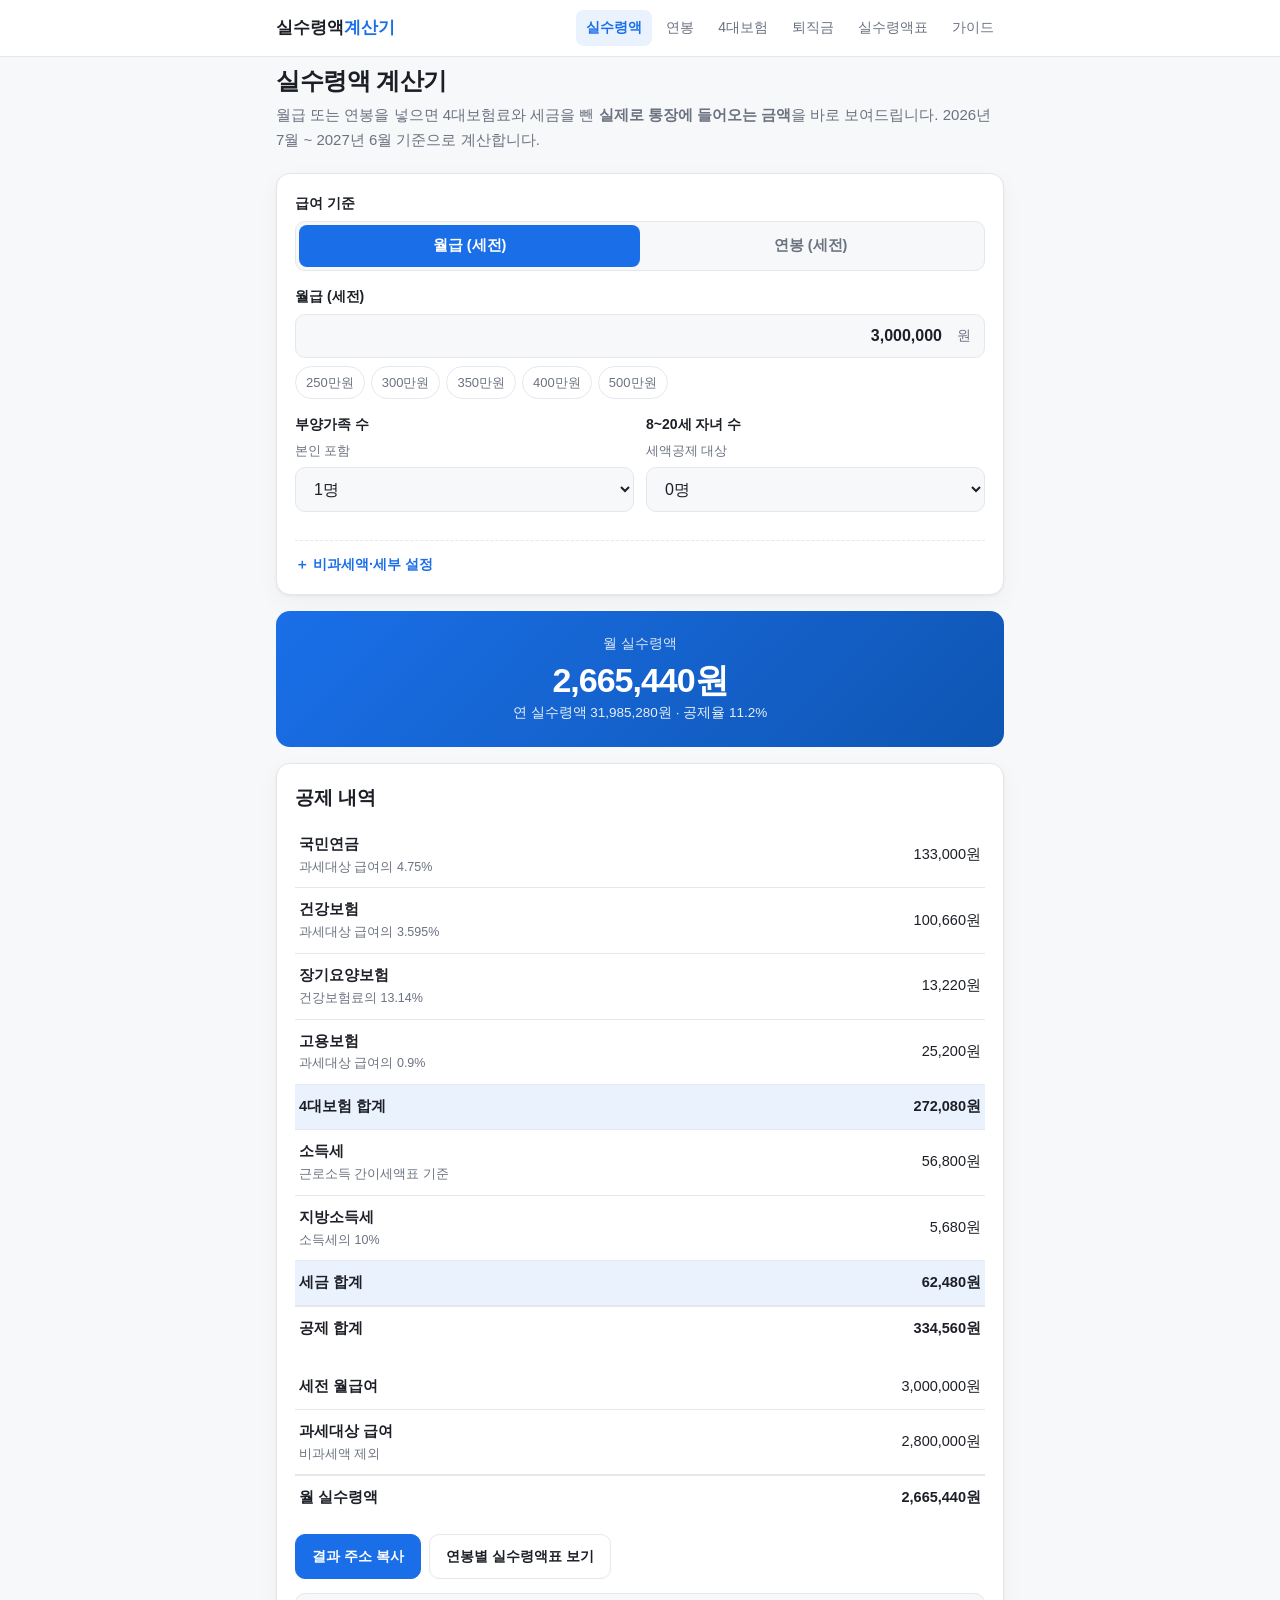
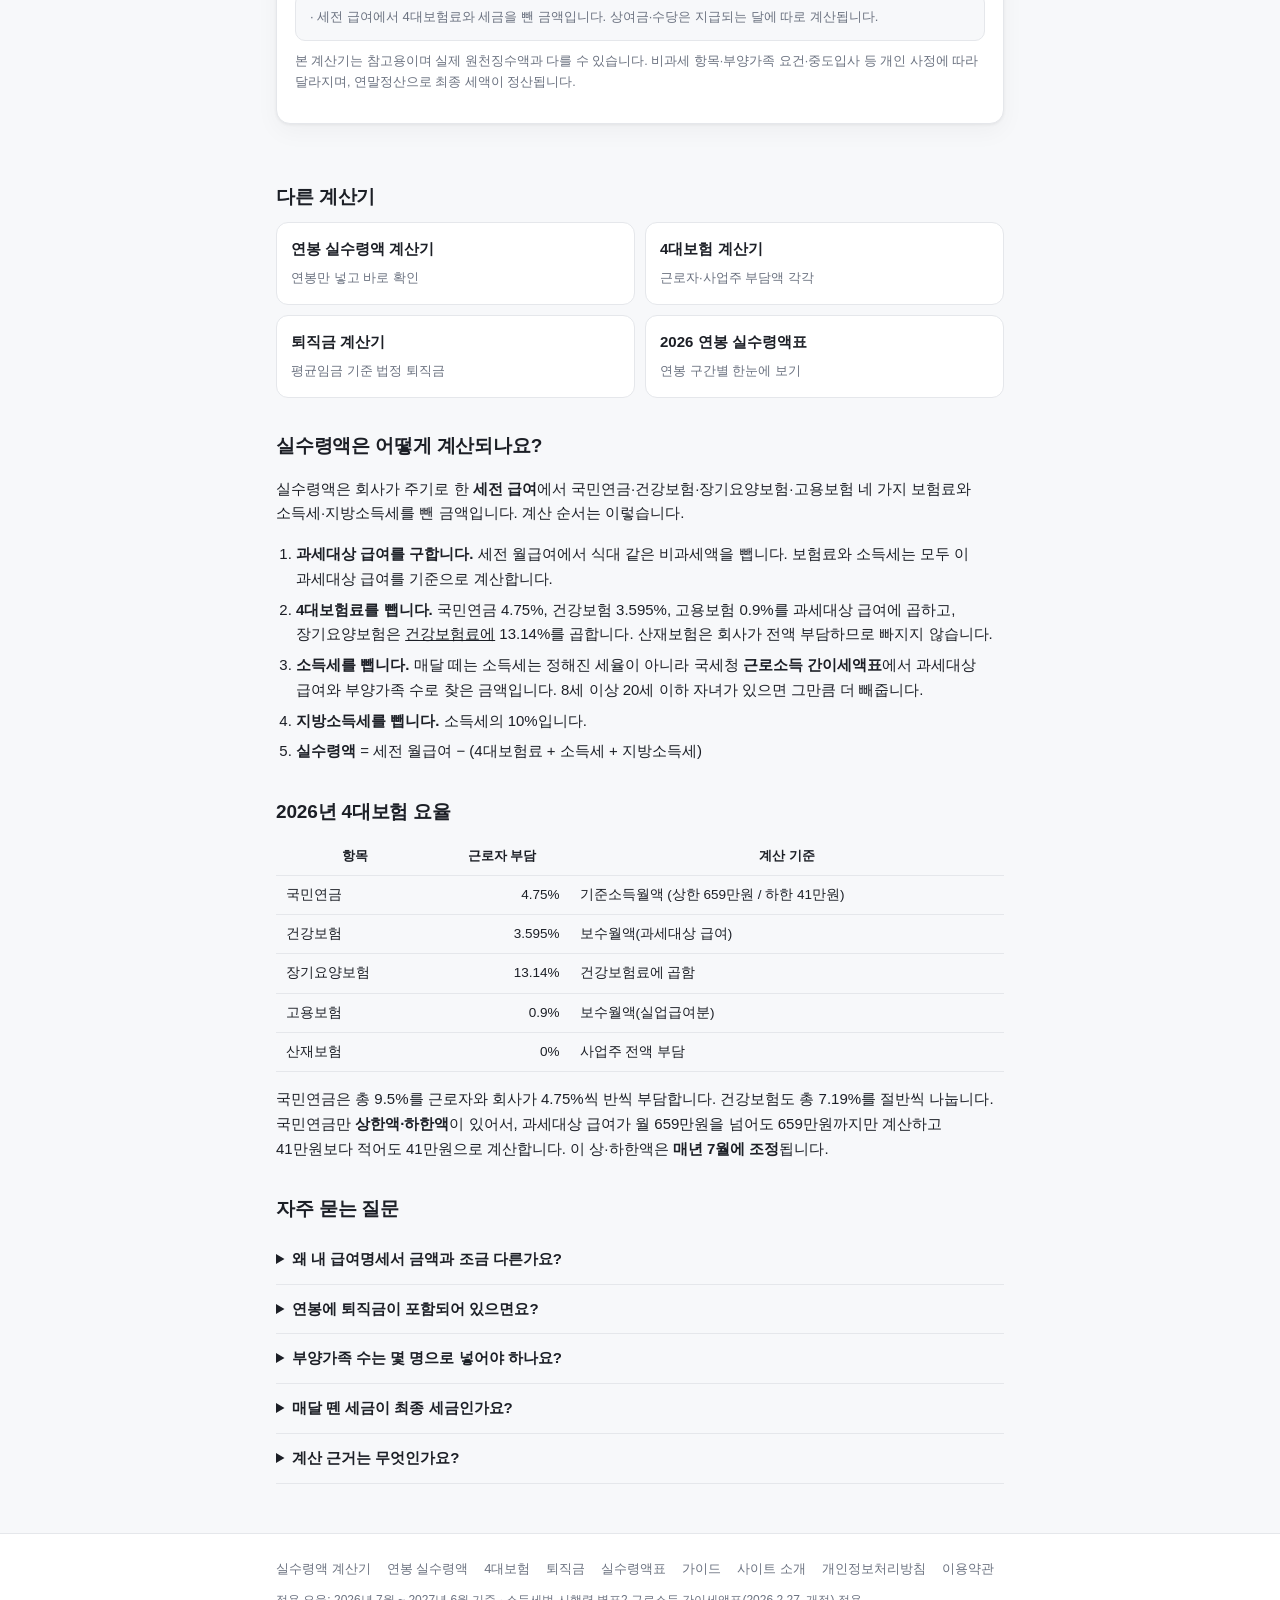
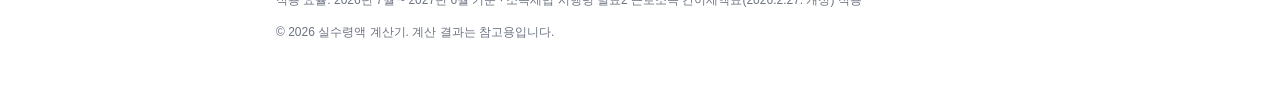
<file: index.html>
<!DOCTYPE html>
<html lang="ko">
<head>
<meta charset="UTF-8">
<meta name="viewport" content="width=device-width, initial-scale=1">
<title>실수령액 계산기 2026 | 월급·연봉 실수령액 바로 계산</title>
<meta name="description" content="2026년 기준 4대보험료와 소득세를 뗀 월급·연봉 실수령액을 바로 계산합니다. 국세청 근로소득 간이세액표 원본을 그대로 적용해 국민연금·건강보험·장기요양·고용보험·소득세·지방소득세 공제 내역까지 보여줍니다.">
<link rel="canonical" href="https://zooline88.github.io/salary/">
<meta property="og:type" content="website">
<meta property="og:title" content="실수령액 계산기 2026 | 월급·연봉 실수령액 바로 계산">
<meta property="og:description" content="2026년 요율과 국세청 간이세액표를 적용한 실수령액 계산기. 공제 항목별 금액까지 한눈에.">
<meta property="og:url" content="https://zooline88.github.io/salary/">
<meta property="og:locale" content="ko_KR">
<meta name="theme-color" content="#1a6fe8">
<link rel="icon" href="data:image/svg+xml,<svg xmlns='http://www.w3.org/2000/svg' viewBox='0 0 100 100'><text y='.9em' font-size='90'>💰</text></svg>">
<link rel="stylesheet" href="assets/css/style.css?v=20260731">
<script async src="https://pagead2.googlesyndication.com/pagead/js/adsbygoogle.js?client=ca-pub-5521043113375613" crossorigin="anonymous"></script>
<script type="application/ld+json">
{
  "@context": "https://schema.org",
  "@type": "WebApplication",
  "name": "실수령액 계산기",
  "url": "https://zooline88.github.io/salary/",
  "applicationCategory": "FinanceApplication",
  "operatingSystem": "All",
  "inLanguage": "ko",
  "description": "2026년 4대보험 요율과 국세청 근로소득 간이세액표를 적용해 월급·연봉의 실수령액을 계산합니다.",
  "offers": { "@type": "Offer", "price": "0", "priceCurrency": "KRW" }
}
</script>
</head>
<body>

<header class="site-head">
  <div class="wrap">
    <a class="brand" href="./">실수령액<span>계산기</span></a>
    <nav class="site-nav">
      <a href="./" aria-current="page">실수령액</a>
      <a href="annual-salary/">연봉</a>
      <a href="four-insurance/">4대보험</a>
      <a href="severance-pay/">퇴직금</a>
      <a href="salary-table/">실수령액표</a>
      <a href="guide/">가이드</a>
    </nav>
  </div>
</header>

<main class="wrap">

  <h1>실수령액 계산기</h1>
  <p class="lead">
    월급 또는 연봉을 넣으면 4대보험료와 세금을 뺀 <b>실제로 통장에 들어오는 금액</b>을 바로 보여드립니다.
    <span class="js-rate-stamp"></span>으로 계산합니다.
  </p>

  <!-- ── 입력 ─────────────────────────────────────── -->
  <section class="card" aria-label="입력">
    <div class="field">
      <span class="label">급여 기준</span>
      <div class="seg">
        <label><input type="radio" name="mode" value="monthly" checked><span>월급 (세전)</span></label>
        <label><input type="radio" name="mode" value="annual"><span>연봉 (세전)</span></label>
      </div>
    </div>

    <div class="field">
      <label for="amount"><span id="amountLabel">월급 (세전)</span></label>
      <div class="money-input">
        <input type="text" id="amount" inputmode="numeric" autocomplete="off" placeholder="0">
        <span class="unit">원</span>
      </div>
      <div class="quick" id="quickBtns"></div>
    </div>

    <div class="grid2">
      <div class="field">
        <label for="family">부양가족 수 <span class="hint">본인 포함</span></label>
        <select id="family"></select>
      </div>
      <div class="field">
        <label for="children">8~20세 자녀 수 <span class="hint">세액공제 대상</span></label>
        <select id="children"></select>
      </div>
    </div>

    <details class="adv" id="advBox">
      <summary>비과세액·세부 설정</summary>
      <div>
        <div class="field">
          <label for="nonTaxable">월 비과세액 <span class="hint">식대는 월 20만원까지 비과세입니다. 차량유지비·육아수당 등이 있으면 합산하세요.</span></label>
          <div class="money-input">
            <input type="text" id="nonTaxable" inputmode="numeric" autocomplete="off" value="200,000">
            <span class="unit">원</span>
          </div>
        </div>

        <div class="field" id="severanceBox" hidden>
          <span class="label">연봉에 퇴직금이</span>
          <div class="seg">
            <label><input type="radio" name="sev" value="0" checked><span>포함 안 됨 (÷12)</span></label>
            <label><input type="radio" name="sev" value="1"><span>포함됨 (÷13)</span></label>
          </div>
        </div>

        <div class="field">
          <label for="taxRatio">원천징수세액 조정비율 <span class="hint">회사에 신청하면 간이세액표의 80% 또는 120%로 뗄 수 있습니다. 보통은 100%입니다.</span></label>
          <select id="taxRatio">
            <option value="0.8">80%</option>
            <option value="1" selected>100% (기본)</option>
            <option value="1.2">120%</option>
          </select>
        </div>
      </div>
    </details>
  </section>

  <!-- ── 결과 ─────────────────────────────────────── -->
  <section aria-label="계산 결과">
    <div class="result-hero">
      <div class="cap">월 실수령액</div>
      <div class="big" id="netMonthly">0원</div>
      <div class="sub" id="netSub">연 실수령액 0원</div>
    </div>

    <div class="card">
      <h2 style="margin-top:0">공제 내역</h2>
      <div id="breakdown"></div>
      <table class="kv" style="margin-top:14px">
        <tbody>
          <tr><th>세전 월급여</th><td class="num" id="grossMonthly">0원</td></tr>
          <tr><th>과세대상 급여 <span class="sub-label">비과세액 제외</span></th><td class="num" id="taxableMonthly">0원</td></tr>
          <tr class="total"><th>월 실수령액</th><td class="num" id="netMonthly2">0원</td></tr>
        </tbody>
      </table>

      <div class="actions">
        <button class="btn primary" id="shareBtn" type="button">결과 주소 복사</button>
        <a class="btn" href="salary-table/">연봉별 실수령액표 보기</a>
      </div>
      <p class="disclaimer" id="shareMsg" aria-live="polite"></p>

      <div class="note" id="calcNote"></div>
      <p class="disclaimer">
        본 계산기는 참고용이며 실제 원천징수액과 다를 수 있습니다.
        비과세 항목·부양가족 요건·중도입사 등 개인 사정에 따라 달라지며,
        연말정산으로 최종 세액이 정산됩니다.
      </p>
    </div>
  </section>

  <!-- 광고 자리 (결과 표 아래) -->
  <div class="ad-slot">
    <!-- 애드센스 광고 단위 코드를 이 자리에 붙여넣으세요 -->
  </div>

  <!-- ── 다른 계산기 ──────────────────────────────── -->
  <h2>다른 계산기</h2>
  <div class="tiles">
    <a class="tile" href="annual-salary/"><b>연봉 실수령액 계산기</b><span>연봉만 넣고 바로 확인</span></a>
    <a class="tile" href="four-insurance/"><b>4대보험 계산기</b><span>근로자·사업주 부담액 각각</span></a>
    <a class="tile" href="severance-pay/"><b>퇴직금 계산기</b><span>평균임금 기준 법정 퇴직금</span></a>
    <a class="tile" href="salary-table/"><b>2026 연봉 실수령액표</b><span>연봉 구간별 한눈에 보기</span></a>
  </div>

  <!-- ── 설명 콘텐츠 ──────────────────────────────── -->
  <section class="prose">
    <h2>실수령액은 어떻게 계산되나요?</h2>
    <p>
      실수령액은 회사가 주기로 한 <b>세전 급여</b>에서 국민연금·건강보험·장기요양보험·고용보험
      네 가지 보험료와 소득세·지방소득세를 뺀 금액입니다. 계산 순서는 이렇습니다.
    </p>
    <ol>
      <li><b>과세대상 급여를 구합니다.</b> 세전 월급여에서 식대 같은 비과세액을 뺍니다.
        보험료와 소득세는 모두 이 과세대상 급여를 기준으로 계산합니다.</li>
      <li><b>4대보험료를 뺍니다.</b> 국민연금 4.75%, 건강보험 3.595%, 고용보험 0.9%를 과세대상 급여에 곱하고,
        장기요양보험은 <u>건강보험료에</u> 13.14%를 곱합니다. 산재보험은 회사가 전액 부담하므로 빠지지 않습니다.</li>
      <li><b>소득세를 뺍니다.</b> 매달 떼는 소득세는 정해진 세율이 아니라 국세청
        <b>근로소득 간이세액표</b>에서 과세대상 급여와 부양가족 수로 찾은 금액입니다.
        8세 이상 20세 이하 자녀가 있으면 그만큼 더 빼줍니다.</li>
      <li><b>지방소득세를 뺍니다.</b> 소득세의 10%입니다.</li>
      <li><b>실수령액</b> = 세전 월급여 − (4대보험료 + 소득세 + 지방소득세)</li>
    </ol>

    <h2>2026년 4대보험 요율</h2>
    <div class="scroll-x">
      <table class="data">
        <thead>
          <tr><th>항목</th><th>근로자 부담</th><th>계산 기준</th></tr>
        </thead>
        <tbody>
          <tr><td>국민연금</td><td class="num">4.75%</td><td>기준소득월액 (상한 659만원 / 하한 41만원)</td></tr>
          <tr><td>건강보험</td><td class="num">3.595%</td><td>보수월액(과세대상 급여)</td></tr>
          <tr><td>장기요양보험</td><td class="num">13.14%</td><td>건강보험료에 곱함</td></tr>
          <tr><td>고용보험</td><td class="num">0.9%</td><td>보수월액(실업급여분)</td></tr>
          <tr><td>산재보험</td><td class="num">0%</td><td>사업주 전액 부담</td></tr>
        </tbody>
      </table>
    </div>
    <p>
      국민연금은 총 9.5%를 근로자와 회사가 4.75%씩 반씩 부담합니다. 건강보험도 총 7.19%를 절반씩 나눕니다.
      국민연금만 <b>상한액·하한액</b>이 있어서, 과세대상 급여가 월 659만원을 넘어도 659만원까지만 계산하고
      41만원보다 적어도 41만원으로 계산합니다. 이 상·하한액은 <b>매년 7월에 조정</b>됩니다.
    </p>

    <h2>자주 묻는 질문</h2>
    <details class="faq">
      <summary>왜 내 급여명세서 금액과 조금 다른가요?</summary>
      <p>
        가장 흔한 이유는 <b>비과세액</b> 차이입니다. 식대 20만원 외에 차량유지비, 육아수당, 연구보조비 등이
        있으면 과세대상 급여가 달라져 보험료와 세금이 모두 바뀝니다. 위 "비과세액·세부 설정"에서
        실제 비과세액을 넣어보세요. 또 건강보험료는 매년 4월 <b>연말정산 정산분</b>이 함께 부과되기도 하고,
        회사가 원천징수세액을 80%·120%로 조정 신청한 경우에도 달라집니다.
      </p>
    </details>
    <details class="faq">
      <summary>연봉에 퇴직금이 포함되어 있으면요?</summary>
      <p>
        연봉에 퇴직금이 포함된 계약(이른바 13분할)이라면 연봉을 12가 아니라 <b>13으로 나눠야</b>
        실제 월급이 됩니다. "비과세액·세부 설정"에서 "포함됨(÷13)"을 선택하세요.
      </p>
    </details>
    <details class="faq">
      <summary>부양가족 수는 몇 명으로 넣어야 하나요?</summary>
      <p>
        <b>본인을 포함한</b> 기본공제 대상자 수입니다. 배우자도 1명으로 셉니다.
        예를 들어 본인·배우자·자녀 1명이면 3명입니다. 다만 소득이 있는 가족은 소득 요건
        (연간 소득금액 100만원 이하, 근로소득만 있으면 총급여 500만원 이하)을 충족해야 합니다.
      </p>
    </details>
    <details class="faq">
      <summary>매달 뗀 세금이 최종 세금인가요?</summary>
      <p>
        아닙니다. 간이세액표로 떼는 금액은 <b>미리 걷는 개산액</b>입니다.
        의료비·교육비·기부금·신용카드 사용액 등은 반영되어 있지 않아서,
        다음 해 <b>연말정산</b>에서 실제 세금을 확정하고 더 냈으면 돌려받고 덜 냈으면 더 냅니다.
      </p>
    </details>
    <details class="faq">
      <summary>계산 근거는 무엇인가요?</summary>
      <p>
        소득세는 <b>소득세법 시행령 [별표 2] 근로소득 간이세액표(2026. 2. 27. 개정)</b> 원본 데이터를
        그대로 넣어 조회합니다. 근사식이 아니라 국세청이 고시한 표 그 자체입니다.
        4대보험 요율은 2026년 기준이며, 요율이 바뀌면 설정 파일만 갱신합니다.
      </p>
    </details>
  </section>

  <!-- 광고 자리 (본문 하단) -->
  <div class="ad-slot">
    <!-- 애드센스 광고 단위 코드를 이 자리에 붙여넣으세요 -->
  </div>

</main>

<footer class="site-foot">
  <div class="wrap">
    <nav>
      <a href="./">실수령액 계산기</a>
      <a href="annual-salary/">연봉 실수령액</a>
      <a href="four-insurance/">4대보험</a>
      <a href="severance-pay/">퇴직금</a>
      <a href="salary-table/">실수령액표</a>
      <a href="guide/">가이드</a>
      <a href="about/">사이트 소개</a>
      <a href="privacy/">개인정보처리방침</a>
      <a href="terms/">이용약관</a>
    </nav>
    <p class="rate-stamp">적용 요율: <span class="js-rate-stamp"></span> · 소득세법 시행령 별표2 근로소득 간이세액표(2026.2.27. 개정) 적용</p>
    <p class="rate-stamp">© <span class="js-year"></span> 실수령액 계산기. 계산 결과는 참고용입니다.</p>
  </div>
</footer>

<script src="assets/js/rates.js?v=20260731"></script>
<script src="assets/data/withholding-2026.js?v=20260731"></script>
<script src="assets/js/calc.js?v=20260731"></script>
<script src="assets/js/ui.js?v=20260731"></script>
<script>
(function () {
  var $ = UI.$;
  var amountEl = $('#amount'), nonTaxEl = $('#nonTaxable');
  var familyEl = $('#family'), childrenEl = $('#children'), taxRatioEl = $('#taxRatio');
  var sevBox = $('#severanceBox'), advBox = $('#advBox');

  // 선택 상자 채우기
  for (var i = 1; i <= 11; i++) {
    familyEl.insertAdjacentHTML('beforeend', '<option value="' + i + '">' + i + '명</option>');
  }
  for (var j = 0; j <= 6; j++) {
    childrenEl.insertAdjacentHTML('beforeend', '<option value="' + j + '">' + j + '명</option>');
  }

  function mode() { return $('input[name="mode"]:checked').value; }
  function sevIncluded() { return $('input[name="sev"]:checked').value === '1'; }

  // 빠른 입력 버튼
  var QUICK = {
    monthly: [2500000, 3000000, 3500000, 4000000, 5000000],
    annual: [30000000, 40000000, 50000000, 60000000, 80000000]
  };
  function renderQuick() {
    var list = QUICK[mode()];
    $('#quickBtns').innerHTML = list.map(function (v) {
      var label = mode() === 'annual' ? (v / 10000000) + '천만' : (v / 10000) + '만';
      return '<button type="button" data-v="' + v + '">' + label + '원</button>';
    }).join('');
  }
  $('#quickBtns').addEventListener('click', function (e) {
    var b = e.target.closest('button[data-v]');
    if (!b) return;
    amountEl.value = Number(b.dataset.v).toLocaleString('ko-KR');
    update();
  });

  function syncMode() {
    var m = mode();
    $('#amountLabel').textContent = m === 'annual' ? '연봉 (세전)' : '월급 (세전)';
    sevBox.hidden = m !== 'annual';
    renderQuick();
  }

  function update() {
    var r = Calc.netSalary({
      mode: mode(),
      amount: Calc.parseWon(amountEl.value),
      severanceIncluded: sevIncluded(),
      nonTaxable: Calc.parseWon(nonTaxEl.value),
      family: Number(familyEl.value),
      children: Number(childrenEl.value),
      taxRatio: Number(taxRatioEl.value)
    });

    $('#netMonthly').textContent = Calc.won(r.monthlyNet) + '원';
    $('#netMonthly2').textContent = Calc.won(r.monthlyNet) + '원';
    $('#netSub').textContent = '연 실수령액 ' + Calc.won(r.annualNet) + '원' +
      (r.monthlyGross > 0 ? ' · 공제율 ' + (r.deductionRate * 100).toFixed(1) + '%' : '');
    $('#grossMonthly').textContent = Calc.won(r.monthlyGross) + '원';
    $('#taxableMonthly').textContent = Calc.won(r.taxable) + '원';
    UI.renderBreakdown($('#breakdown'), r);

    var notes = [];
    if (mode() === 'annual') {
      notes.push('연봉 ' + Calc.won(r.annualGross) + '원 ÷ ' + (sevIncluded() ? '13' : '12') +
        '개월 = 월 ' + Calc.won(r.monthlyGross) + '원으로 계산했습니다.');
    }
    if (r.pensionCapped) {
      notes.push('과세대상 급여가 국민연금 상한액(659만원)을 넘어, 국민연금은 상한액 기준으로 계산했습니다.');
    }
    if (r.children > 0) {
      notes.push('8~20세 자녀 ' + r.children + '명 세액공제 ' +
        Calc.won(Calc.childTaxCredit(r.children)) + '원이 소득세에서 차감되었습니다.');
    }
    if (Number(taxRatioEl.value) !== 1) {
      notes.push('원천징수세액 조정비율 ' + (Number(taxRatioEl.value) * 100) + '%를 적용했습니다.');
    }
    $('#calcNote').innerHTML = notes.length
      ? notes.map(function (n) { return '· ' + n; }).join('<br>')
      : '· 세전 급여에서 4대보험료와 세금을 뺀 금액입니다. 상여금·수당은 지급되는 달에 따로 계산됩니다.';

    UI.writeQuery({
      m: mode(),
      a: Calc.parseWon(amountEl.value) || '',
      n: Calc.parseWon(nonTaxEl.value),
      f: familyEl.value,
      c: childrenEl.value,
      r: taxRatioEl.value !== '1' ? taxRatioEl.value : '',
      s: mode() === 'annual' && sevIncluded() ? '1' : ''
    });
  }

  var debounced = UI.debounce(update, 250);
  UI.attachMoneyInput(amountEl, debounced);
  UI.attachMoneyInput(nonTaxEl, debounced);
  [familyEl, childrenEl, taxRatioEl].forEach(function (el) { el.addEventListener('change', update); });
  UI.$$('input[name="mode"]').forEach(function (el) {
    el.addEventListener('change', function () { syncMode(); update(); });
  });
  UI.$$('input[name="sev"]').forEach(function (el) { el.addEventListener('change', update); });
  UI.attachShare($('#shareBtn'), $('#shareMsg'));

  // 주소창 값으로 복원
  var q = UI.readQuery();
  if (q.m === 'annual') { $('input[name="mode"][value="annual"]').checked = true; }
  syncMode();
  if (q.s === '1') { $('input[name="sev"][value="1"]').checked = true; advBox.open = true; }
  if (q.a) amountEl.value = Number(q.a).toLocaleString('ko-KR');
  else amountEl.value = (3000000).toLocaleString('ko-KR');
  if (q.n !== undefined && q.n !== '') {
    nonTaxEl.value = Number(q.n).toLocaleString('ko-KR');
    if (Number(q.n) !== 200000) advBox.open = true;
  }
  if (q.f) familyEl.value = q.f;
  if (q.c) childrenEl.value = q.c;
  if (q.r) { taxRatioEl.value = q.r; advBox.open = true; }

  update();
})();
</script>
</body>
</html>
</file>
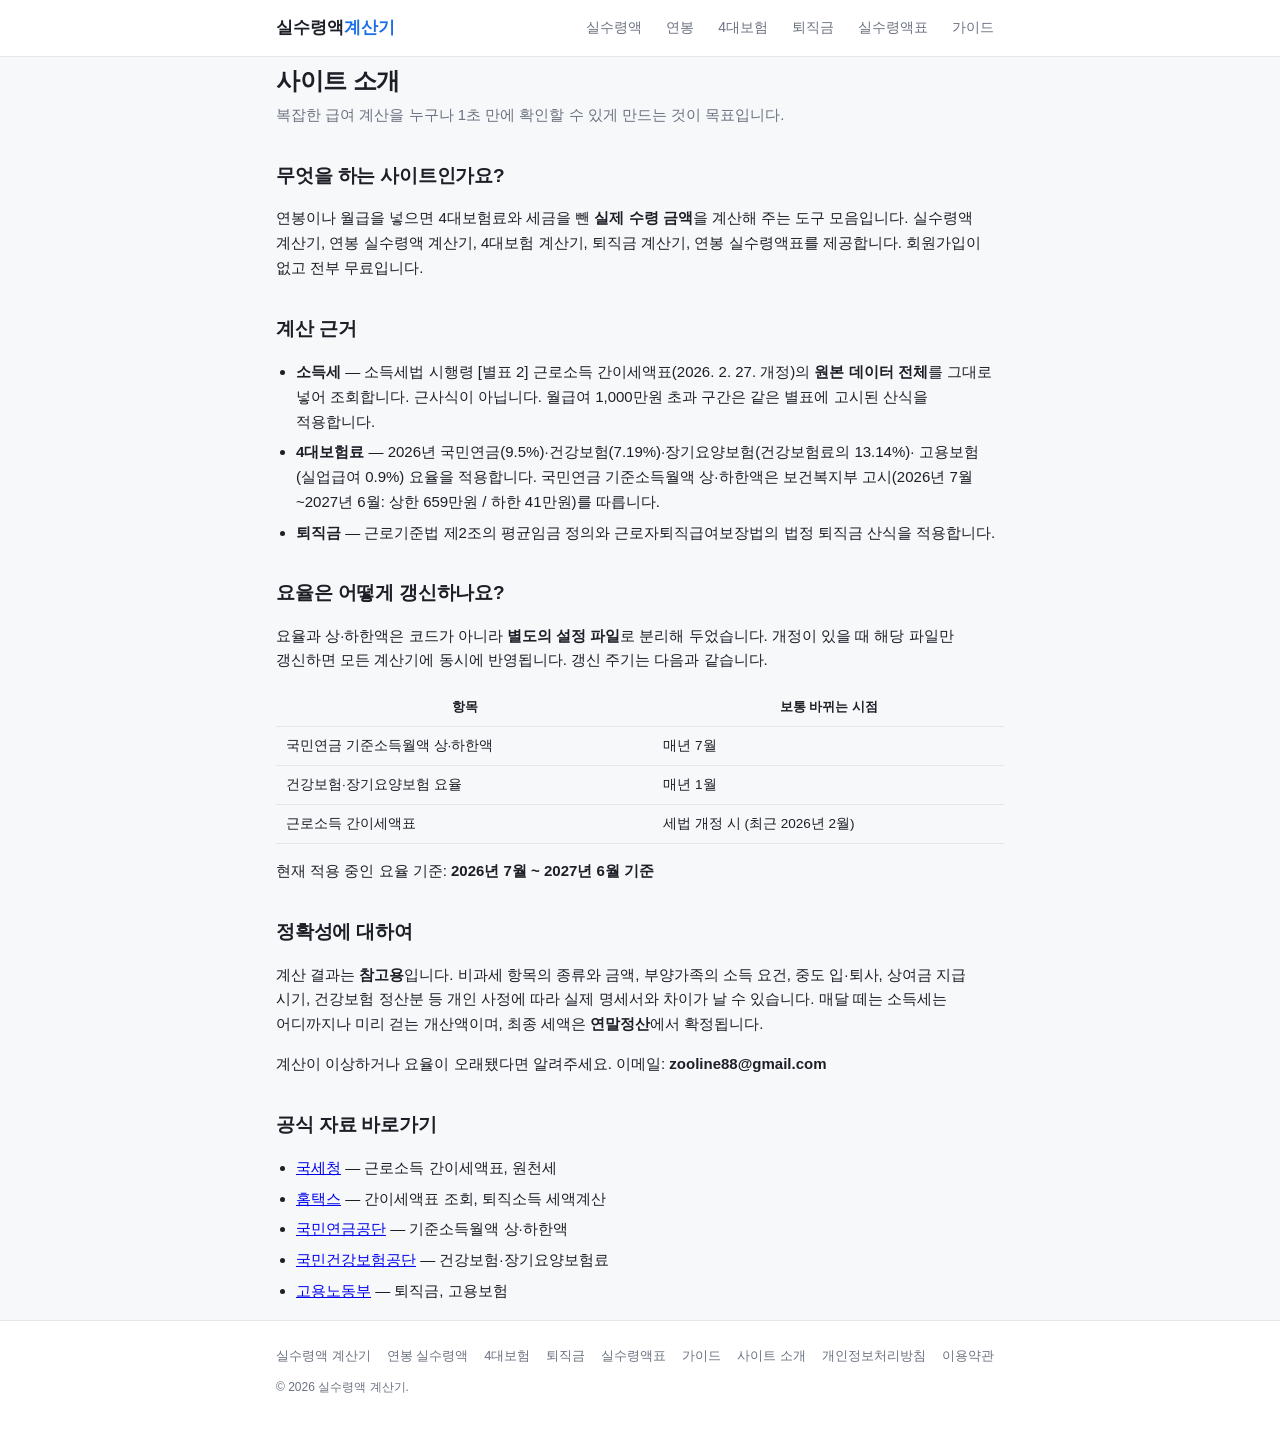
<file: about/index.html>
<!DOCTYPE html>
<html lang="ko">
<head>
<meta charset="UTF-8">
<meta name="viewport" content="width=device-width, initial-scale=1">
<title>사이트 소개 | 실수령액 계산기</title>
<meta name="description" content="실수령액 계산기가 어떤 자료를 근거로 계산하는지, 요율은 어떻게 갱신되는지 소개합니다.">
<link rel="canonical" href="https://zooline88.github.io/salary/about/">
<meta name="theme-color" content="#1a6fe8">
<link rel="icon" href="data:image/svg+xml,<svg xmlns='http://www.w3.org/2000/svg' viewBox='0 0 100 100'><text y='.9em' font-size='90'>💰</text></svg>">
<link rel="stylesheet" href="../assets/css/style.css?v=20260731">
</head>
<body>

<header class="site-head">
  <div class="wrap">
    <a class="brand" href="../">실수령액<span>계산기</span></a>
    <nav class="site-nav">
      <a href="../">실수령액</a>
      <a href="../annual-salary/">연봉</a>
      <a href="../four-insurance/">4대보험</a>
      <a href="../severance-pay/">퇴직금</a>
      <a href="../salary-table/">실수령액표</a>
      <a href="../guide/">가이드</a>
    </nav>
  </div>
</header>

<main class="wrap">
  <article class="prose">
    <h1>사이트 소개</h1>
    <p class="lead">
      복잡한 급여 계산을 누구나 1초 만에 확인할 수 있게 만드는 것이 목표입니다.
    </p>

    <h2>무엇을 하는 사이트인가요?</h2>
    <p>
      연봉이나 월급을 넣으면 4대보험료와 세금을 뺀 <b>실제 수령 금액</b>을 계산해 주는 도구 모음입니다.
      실수령액 계산기, 연봉 실수령액 계산기, 4대보험 계산기, 퇴직금 계산기, 연봉 실수령액표를 제공합니다.
      회원가입이 없고 전부 무료입니다.
    </p>

    <h2>계산 근거</h2>
    <ul>
      <li><b>소득세</b> — 소득세법 시행령 [별표 2] 근로소득 간이세액표(2026. 2. 27. 개정)의
        <b>원본 데이터 전체</b>를 그대로 넣어 조회합니다. 근사식이 아닙니다.
        월급여 1,000만원 초과 구간은 같은 별표에 고시된 산식을 적용합니다.</li>
      <li><b>4대보험료</b> — 2026년 국민연금(9.5%)·건강보험(7.19%)·장기요양보험(건강보험료의 13.14%)·
        고용보험(실업급여 0.9%) 요율을 적용합니다.
        국민연금 기준소득월액 상·하한액은 보건복지부 고시(2026년 7월~2027년 6월: 상한 659만원 / 하한 41만원)를 따릅니다.</li>
      <li><b>퇴직금</b> — 근로기준법 제2조의 평균임금 정의와
        근로자퇴직급여보장법의 법정 퇴직금 산식을 적용합니다.</li>
    </ul>

    <h2>요율은 어떻게 갱신하나요?</h2>
    <p>
      요율과 상·하한액은 코드가 아니라 <b>별도의 설정 파일</b>로 분리해 두었습니다.
      개정이 있을 때 해당 파일만 갱신하면 모든 계산기에 동시에 반영됩니다.
      갱신 주기는 다음과 같습니다.
    </p>
    <div class="scroll-x">
      <table class="data">
        <thead><tr><th>항목</th><th>보통 바뀌는 시점</th></tr></thead>
        <tbody>
          <tr><td>국민연금 기준소득월액 상·하한액</td><td>매년 7월</td></tr>
          <tr><td>건강보험·장기요양보험 요율</td><td>매년 1월</td></tr>
          <tr><td>근로소득 간이세액표</td><td>세법 개정 시 (최근 2026년 2월)</td></tr>
        </tbody>
      </table>
    </div>
    <p>현재 적용 중인 요율 기준: <b class="js-rate-stamp"></b></p>

    <h2>정확성에 대하여</h2>
    <p>
      계산 결과는 <b>참고용</b>입니다. 비과세 항목의 종류와 금액, 부양가족의 소득 요건,
      중도 입·퇴사, 상여금 지급 시기, 건강보험 정산분 등 개인 사정에 따라
      실제 명세서와 차이가 날 수 있습니다.
      매달 떼는 소득세는 어디까지나 미리 걷는 개산액이며, 최종 세액은 <b>연말정산</b>에서 확정됩니다.
    </p>
    <p>
      계산이 이상하거나 요율이 오래됐다면 알려주세요.
      이메일: <b>zooline88@gmail.com</b>
    </p>

    <h2>공식 자료 바로가기</h2>
    <ul>
      <li><a href="https://www.nts.go.kr/" target="_blank" rel="noopener">국세청</a> — 근로소득 간이세액표, 원천세</li>
      <li><a href="https://www.hometax.go.kr/" target="_blank" rel="noopener">홈택스</a> — 간이세액표 조회, 퇴직소득 세액계산</li>
      <li><a href="https://www.nps.or.kr/" target="_blank" rel="noopener">국민연금공단</a> — 기준소득월액 상·하한액</li>
      <li><a href="https://www.nhis.or.kr/" target="_blank" rel="noopener">국민건강보험공단</a> — 건강보험·장기요양보험료</li>
      <li><a href="https://www.moel.go.kr/" target="_blank" rel="noopener">고용노동부</a> — 퇴직금, 고용보험</li>
    </ul>
  </article>
</main>

<footer class="site-foot">
  <div class="wrap">
    <nav>
      <a href="../">실수령액 계산기</a>
      <a href="../annual-salary/">연봉 실수령액</a>
      <a href="../four-insurance/">4대보험</a>
      <a href="../severance-pay/">퇴직금</a>
      <a href="../salary-table/">실수령액표</a>
      <a href="../guide/">가이드</a>
      <a href="./">사이트 소개</a>
      <a href="../privacy/">개인정보처리방침</a>
      <a href="../terms/">이용약관</a>
    </nav>
    <p class="rate-stamp">© <span class="js-year"></span> 실수령액 계산기.</p>
  </div>
</footer>

<script src="../assets/js/rates.js?v=20260731"></script>
<script src="../assets/data/withholding-2026.js?v=20260731"></script>
<script src="../assets/js/calc.js?v=20260731"></script>
<script src="../assets/js/ui.js?v=20260731"></script>
</body>
</html>
</file>
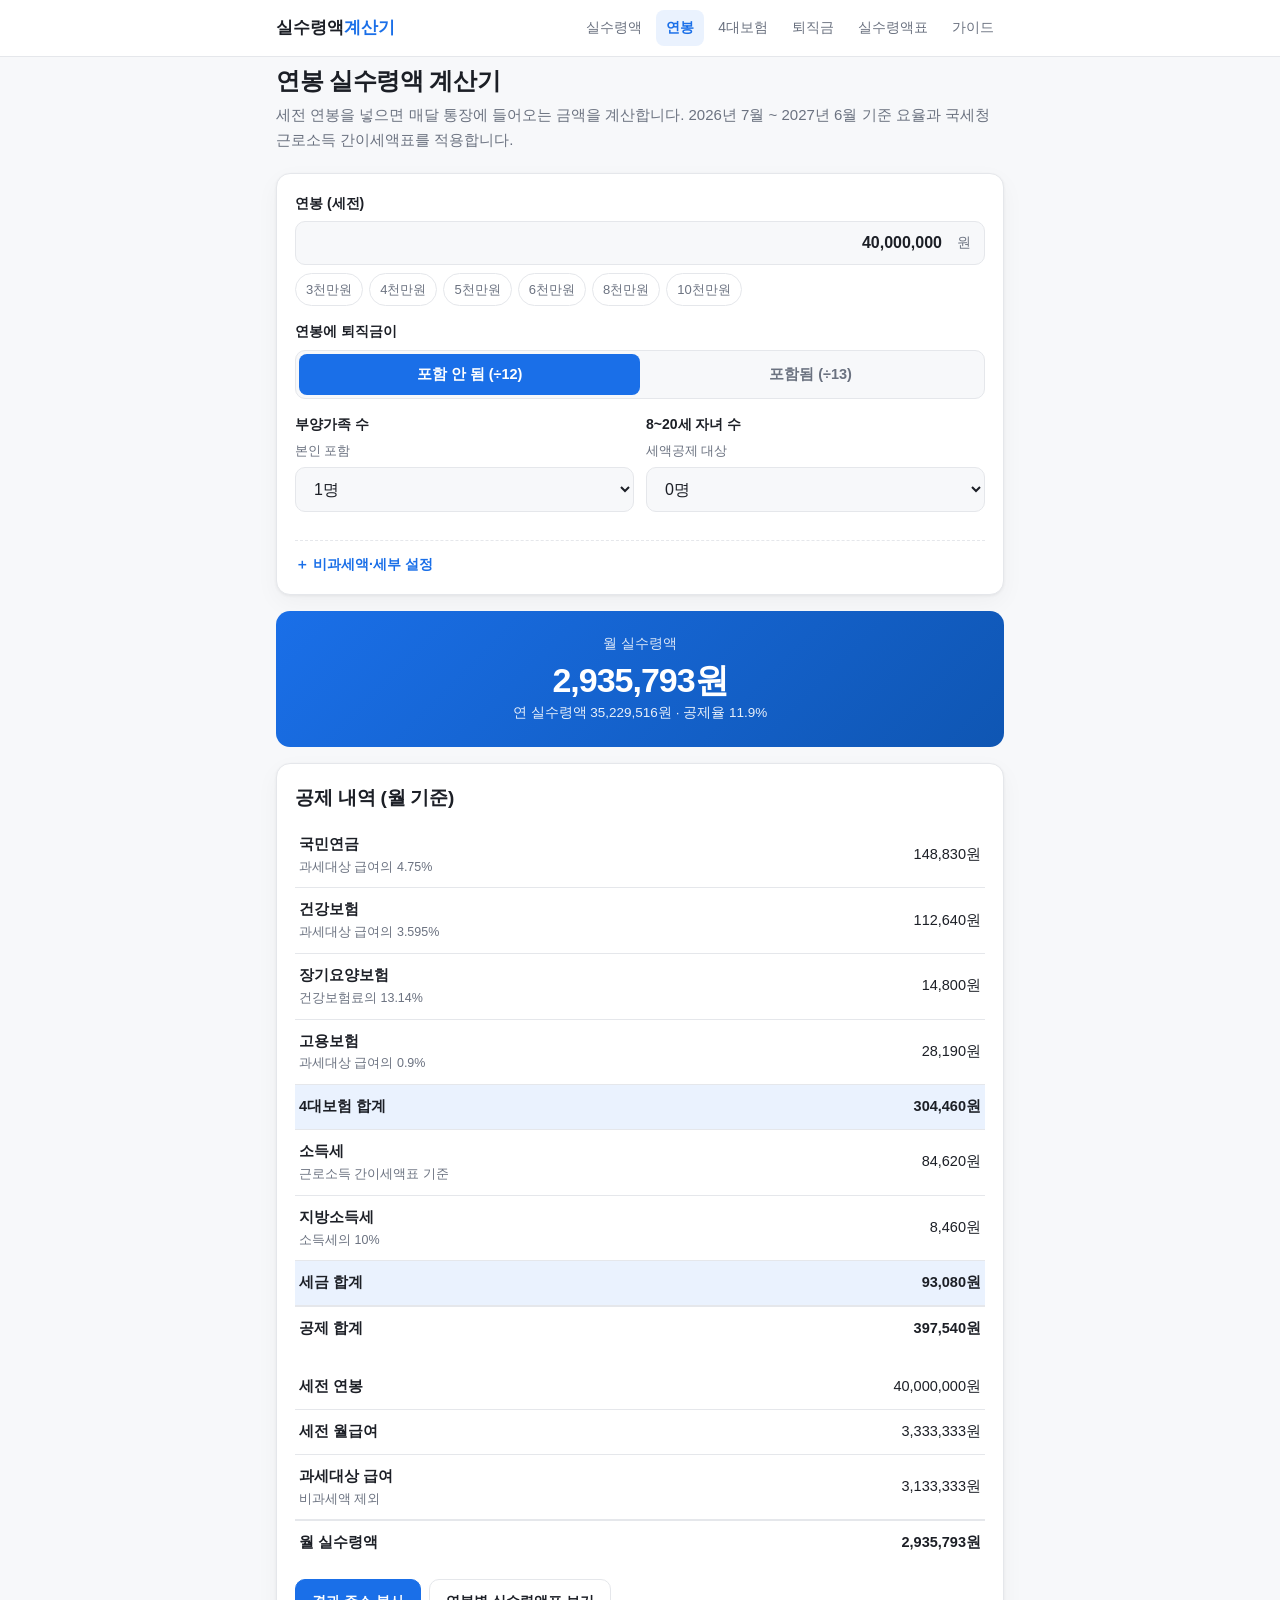
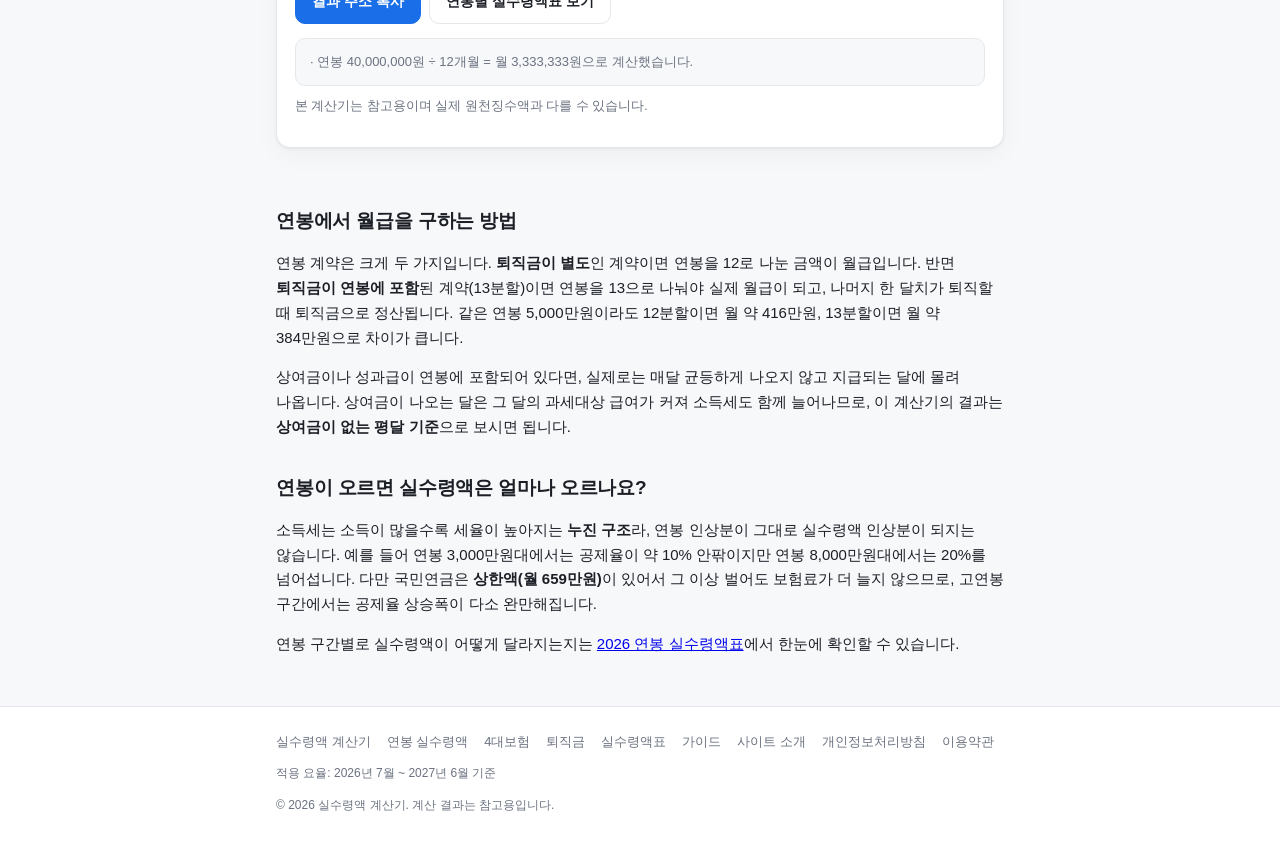
<file: annual-salary/index.html>
<!DOCTYPE html>
<html lang="ko">
<head>
<meta charset="UTF-8">
<meta name="viewport" content="width=device-width, initial-scale=1">
<title>연봉 실수령액 계산기 2026 | 연봉으로 월 실수령액 계산</title>
<meta name="description" content="연봉을 입력하면 2026년 4대보험 요율과 국세청 간이세액표를 적용해 월 실수령액과 연 실수령액을 바로 계산합니다. 퇴직금 포함 연봉(÷13)도 지원합니다.">
<link rel="canonical" href="https://zooline88.github.io/salary/annual-salary/">
<meta property="og:type" content="website">
<meta property="og:title" content="연봉 실수령액 계산기 2026">
<meta property="og:description" content="연봉만 넣으면 월 실수령액이 바로 나옵니다. 2026년 요율·간이세액표 적용.">
<meta property="og:url" content="https://zooline88.github.io/salary/annual-salary/">
<meta property="og:locale" content="ko_KR">
<meta name="theme-color" content="#1a6fe8">
<link rel="icon" href="data:image/svg+xml,<svg xmlns='http://www.w3.org/2000/svg' viewBox='0 0 100 100'><text y='.9em' font-size='90'>💰</text></svg>">
<link rel="stylesheet" href="../assets/css/style.css?v=20260731">
<script async src="https://pagead2.googlesyndication.com/pagead/js/adsbygoogle.js?client=ca-pub-5521043113375613" crossorigin="anonymous"></script>
</head>
<body>

<header class="site-head">
  <div class="wrap">
    <a class="brand" href="../">실수령액<span>계산기</span></a>
    <nav class="site-nav">
      <a href="../">실수령액</a>
      <a href="./" aria-current="page">연봉</a>
      <a href="../four-insurance/">4대보험</a>
      <a href="../severance-pay/">퇴직금</a>
      <a href="../salary-table/">실수령액표</a>
      <a href="../guide/">가이드</a>
    </nav>
  </div>
</header>

<main class="wrap">
  <h1>연봉 실수령액 계산기</h1>
  <p class="lead">
    세전 연봉을 넣으면 매달 통장에 들어오는 금액을 계산합니다.
    <span class="js-rate-stamp"></span> 요율과 국세청 근로소득 간이세액표를 적용합니다.
  </p>

  <section class="card">
    <div class="field">
      <label for="amount">연봉 (세전)</label>
      <div class="money-input">
        <input type="text" id="amount" inputmode="numeric" autocomplete="off" placeholder="0">
        <span class="unit">원</span>
      </div>
      <div class="quick" id="quickBtns"></div>
    </div>

    <div class="field">
      <span class="label">연봉에 퇴직금이</span>
      <div class="seg">
        <label><input type="radio" name="sev" value="0" checked><span>포함 안 됨 (÷12)</span></label>
        <label><input type="radio" name="sev" value="1"><span>포함됨 (÷13)</span></label>
      </div>
    </div>

    <div class="grid2">
      <div class="field">
        <label for="family">부양가족 수 <span class="hint">본인 포함</span></label>
        <select id="family"></select>
      </div>
      <div class="field">
        <label for="children">8~20세 자녀 수 <span class="hint">세액공제 대상</span></label>
        <select id="children"></select>
      </div>
    </div>

    <details class="adv" id="advBox">
      <summary>비과세액·세부 설정</summary>
      <div>
        <div class="field">
          <label for="nonTaxable">월 비과세액 <span class="hint">식대는 월 20만원까지 비과세입니다.</span></label>
          <div class="money-input">
            <input type="text" id="nonTaxable" inputmode="numeric" autocomplete="off" value="200,000">
            <span class="unit">원</span>
          </div>
        </div>
        <div class="field">
          <label for="taxRatio">원천징수세액 조정비율</label>
          <select id="taxRatio">
            <option value="0.8">80%</option>
            <option value="1" selected>100% (기본)</option>
            <option value="1.2">120%</option>
          </select>
        </div>
      </div>
    </details>
  </section>

  <section>
    <div class="result-hero">
      <div class="cap">월 실수령액</div>
      <div class="big" id="netMonthly">0원</div>
      <div class="sub" id="netSub">연 실수령액 0원</div>
    </div>

    <div class="card">
      <h2 style="margin-top:0">공제 내역 (월 기준)</h2>
      <div id="breakdown"></div>
      <table class="kv" style="margin-top:14px">
        <tbody>
          <tr><th>세전 연봉</th><td class="num" id="grossAnnual">0원</td></tr>
          <tr><th>세전 월급여</th><td class="num" id="grossMonthly">0원</td></tr>
          <tr><th>과세대상 급여 <span class="sub-label">비과세액 제외</span></th><td class="num" id="taxableMonthly">0원</td></tr>
          <tr class="total"><th>월 실수령액</th><td class="num" id="netMonthly2">0원</td></tr>
        </tbody>
      </table>
      <div class="actions">
        <button class="btn primary" id="shareBtn" type="button">결과 주소 복사</button>
        <a class="btn" href="../salary-table/">연봉별 실수령액표 보기</a>
      </div>
      <p class="disclaimer" id="shareMsg" aria-live="polite"></p>
      <div class="note" id="calcNote"></div>
      <p class="disclaimer">본 계산기는 참고용이며 실제 원천징수액과 다를 수 있습니다.</p>
    </div>
  </section>

  <div class="ad-slot">
    <!-- 애드센스 광고 단위 코드를 이 자리에 붙여넣으세요 -->
  </div>

  <section class="prose">
    <h2>연봉에서 월급을 구하는 방법</h2>
    <p>
      연봉 계약은 크게 두 가지입니다. <b>퇴직금이 별도</b>인 계약이면 연봉을 12로 나눈 금액이 월급입니다.
      반면 <b>퇴직금이 연봉에 포함</b>된 계약(13분할)이면 연봉을 13으로 나눠야 실제 월급이 되고,
      나머지 한 달치가 퇴직할 때 퇴직금으로 정산됩니다.
      같은 연봉 5,000만원이라도 12분할이면 월 약 416만원, 13분할이면 월 약 384만원으로 차이가 큽니다.
    </p>
    <p>
      상여금이나 성과급이 연봉에 포함되어 있다면, 실제로는 매달 균등하게 나오지 않고
      지급되는 달에 몰려 나옵니다. 상여금이 나오는 달은 그 달의 과세대상 급여가 커져
      소득세도 함께 늘어나므로, 이 계산기의 결과는 <b>상여금이 없는 평달 기준</b>으로 보시면 됩니다.
    </p>

    <h2>연봉이 오르면 실수령액은 얼마나 오르나요?</h2>
    <p>
      소득세는 소득이 많을수록 세율이 높아지는 <b>누진 구조</b>라, 연봉 인상분이 그대로
      실수령액 인상분이 되지는 않습니다. 예를 들어 연봉 3,000만원대에서는 공제율이 약 10% 안팎이지만
      연봉 8,000만원대에서는 20%를 넘어섭니다. 다만 국민연금은 <b>상한액(월 659만원)</b>이 있어서
      그 이상 벌어도 보험료가 더 늘지 않으므로, 고연봉 구간에서는 공제율 상승폭이 다소 완만해집니다.
    </p>
    <p>
      연봉 구간별로 실수령액이 어떻게 달라지는지는
      <a href="../salary-table/">2026 연봉 실수령액표</a>에서 한눈에 확인할 수 있습니다.
    </p>
  </section>

  <div class="ad-slot">
    <!-- 애드센스 광고 단위 코드를 이 자리에 붙여넣으세요 -->
  </div>
</main>

<footer class="site-foot">
  <div class="wrap">
    <nav>
      <a href="../">실수령액 계산기</a>
      <a href="./">연봉 실수령액</a>
      <a href="../four-insurance/">4대보험</a>
      <a href="../severance-pay/">퇴직금</a>
      <a href="../salary-table/">실수령액표</a>
      <a href="../guide/">가이드</a>
      <a href="../about/">사이트 소개</a>
      <a href="../privacy/">개인정보처리방침</a>
      <a href="../terms/">이용약관</a>
    </nav>
    <p class="rate-stamp">적용 요율: <span class="js-rate-stamp"></span></p>
    <p class="rate-stamp">© <span class="js-year"></span> 실수령액 계산기. 계산 결과는 참고용입니다.</p>
  </div>
</footer>

<script src="../assets/js/rates.js?v=20260731"></script>
<script src="../assets/data/withholding-2026.js?v=20260731"></script>
<script src="../assets/js/calc.js?v=20260731"></script>
<script src="../assets/js/ui.js?v=20260731"></script>
<script>
(function () {
  var $ = UI.$;
  var amountEl = $('#amount'), nonTaxEl = $('#nonTaxable');
  var familyEl = $('#family'), childrenEl = $('#children'), taxRatioEl = $('#taxRatio');
  var advBox = $('#advBox');

  for (var i = 1; i <= 11; i++) familyEl.insertAdjacentHTML('beforeend', '<option value="' + i + '">' + i + '명</option>');
  for (var j = 0; j <= 6; j++) childrenEl.insertAdjacentHTML('beforeend', '<option value="' + j + '">' + j + '명</option>');

  $('#quickBtns').innerHTML = [30000000, 40000000, 50000000, 60000000, 80000000, 100000000]
    .map(function (v) { return '<button type="button" data-v="' + v + '">' + (v / 10000000) + '천만원</button>'; }).join('');
  $('#quickBtns').addEventListener('click', function (e) {
    var b = e.target.closest('button[data-v]');
    if (!b) return;
    amountEl.value = Number(b.dataset.v).toLocaleString('ko-KR');
    update();
  });

  function sevIncluded() { return $('input[name="sev"]:checked').value === '1'; }

  function update() {
    var r = Calc.netSalary({
      mode: 'annual',
      amount: Calc.parseWon(amountEl.value),
      severanceIncluded: sevIncluded(),
      nonTaxable: Calc.parseWon(nonTaxEl.value),
      family: Number(familyEl.value),
      children: Number(childrenEl.value),
      taxRatio: Number(taxRatioEl.value)
    });

    $('#netMonthly').textContent = Calc.won(r.monthlyNet) + '원';
    $('#netMonthly2').textContent = Calc.won(r.monthlyNet) + '원';
    $('#netSub').textContent = '연 실수령액 ' + Calc.won(r.annualNet) + '원' +
      (r.monthlyGross > 0 ? ' · 공제율 ' + (r.deductionRate * 100).toFixed(1) + '%' : '');
    $('#grossAnnual').textContent = Calc.won(r.annualGross) + '원';
    $('#grossMonthly').textContent = Calc.won(r.monthlyGross) + '원';
    $('#taxableMonthly').textContent = Calc.won(r.taxable) + '원';
    UI.renderBreakdown($('#breakdown'), r);

    var notes = ['연봉 ' + Calc.won(r.annualGross) + '원 ÷ ' + (sevIncluded() ? '13' : '12') +
      '개월 = 월 ' + Calc.won(r.monthlyGross) + '원으로 계산했습니다.'];
    if (r.pensionCapped) notes.push('국민연금은 상한액(월 659만원) 기준으로 계산했습니다.');
    if (r.children > 0) notes.push('8~20세 자녀 ' + r.children + '명 세액공제 ' + Calc.won(Calc.childTaxCredit(r.children)) + '원 차감.');
    $('#calcNote').innerHTML = notes.map(function (n) { return '· ' + n; }).join('<br>');

    UI.writeQuery({
      a: Calc.parseWon(amountEl.value) || '',
      n: Calc.parseWon(nonTaxEl.value),
      f: familyEl.value, c: childrenEl.value,
      r: taxRatioEl.value !== '1' ? taxRatioEl.value : '',
      s: sevIncluded() ? '1' : ''
    });
  }

  var debounced = UI.debounce(update, 250);
  UI.attachMoneyInput(amountEl, debounced);
  UI.attachMoneyInput(nonTaxEl, debounced);
  [familyEl, childrenEl, taxRatioEl].forEach(function (el) { el.addEventListener('change', update); });
  UI.$$('input[name="sev"]').forEach(function (el) { el.addEventListener('change', update); });
  UI.attachShare($('#shareBtn'), $('#shareMsg'));

  var q = UI.readQuery();
  if (q.s === '1') $('input[name="sev"][value="1"]').checked = true;
  amountEl.value = Number(q.a || 40000000).toLocaleString('ko-KR');
  if (q.n !== undefined && q.n !== '') { nonTaxEl.value = Number(q.n).toLocaleString('ko-KR'); if (Number(q.n) !== 200000) advBox.open = true; }
  if (q.f) familyEl.value = q.f;
  if (q.c) childrenEl.value = q.c;
  if (q.r) { taxRatioEl.value = q.r; advBox.open = true; }
  update();
})();
</script>
</body>
</html>
</file>
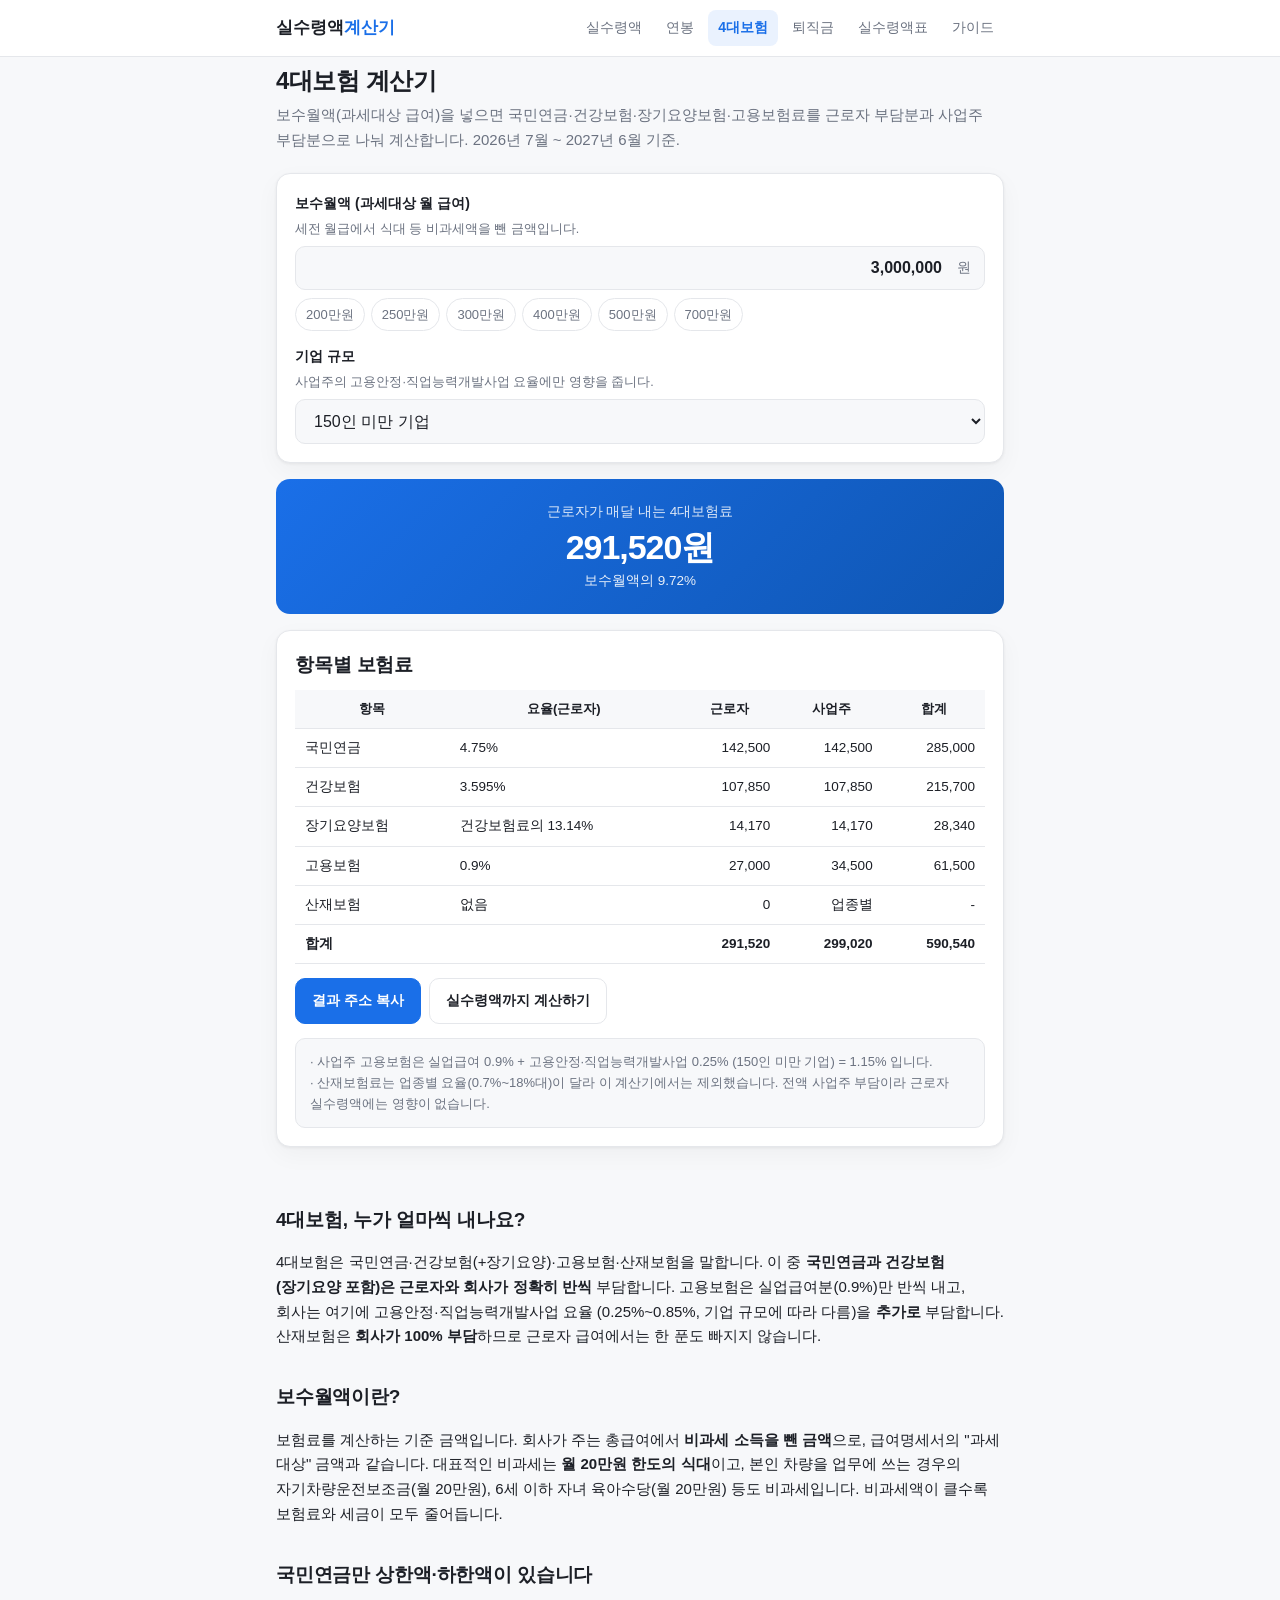
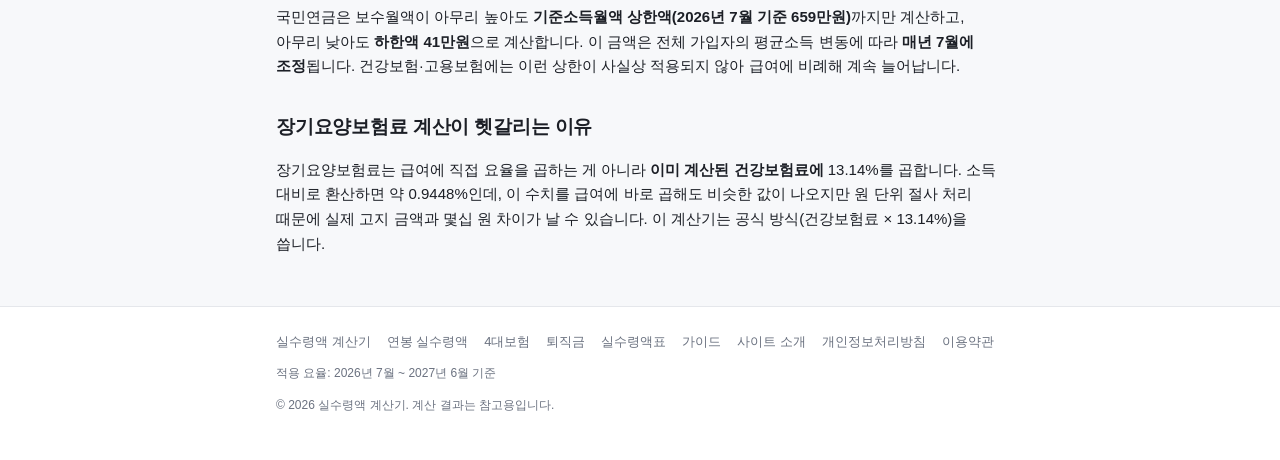
<file: four-insurance/index.html>
<!DOCTYPE html>
<html lang="ko">
<head>
<meta charset="UTF-8">
<meta name="viewport" content="width=device-width, initial-scale=1">
<title>4대보험 계산기 2026 | 근로자·사업주 부담액 계산</title>
<meta name="description" content="2026년 4대보험 요율로 국민연금·건강보험·장기요양보험·고용보험료를 계산합니다. 근로자 부담액과 사업주 부담액을 각각 보여주고 기업 규모별 고용보험 요율도 반영합니다.">
<link rel="canonical" href="https://zooline88.github.io/salary/four-insurance/">
<meta property="og:type" content="website">
<meta property="og:title" content="4대보험 계산기 2026">
<meta property="og:description" content="근로자·사업주 부담 4대보험료를 항목별로 계산합니다.">
<meta property="og:url" content="https://zooline88.github.io/salary/four-insurance/">
<meta property="og:locale" content="ko_KR">
<meta name="theme-color" content="#1a6fe8">
<link rel="icon" href="data:image/svg+xml,<svg xmlns='http://www.w3.org/2000/svg' viewBox='0 0 100 100'><text y='.9em' font-size='90'>💰</text></svg>">
<link rel="stylesheet" href="../assets/css/style.css?v=20260731">
<script async src="https://pagead2.googlesyndication.com/pagead/js/adsbygoogle.js?client=ca-pub-5521043113375613" crossorigin="anonymous"></script>
</head>
<body>

<header class="site-head">
  <div class="wrap">
    <a class="brand" href="../">실수령액<span>계산기</span></a>
    <nav class="site-nav">
      <a href="../">실수령액</a>
      <a href="../annual-salary/">연봉</a>
      <a href="./" aria-current="page">4대보험</a>
      <a href="../severance-pay/">퇴직금</a>
      <a href="../salary-table/">실수령액표</a>
      <a href="../guide/">가이드</a>
    </nav>
  </div>
</header>

<main class="wrap">
  <h1>4대보험 계산기</h1>
  <p class="lead">
    보수월액(과세대상 급여)을 넣으면 국민연금·건강보험·장기요양보험·고용보험료를
    근로자 부담분과 사업주 부담분으로 나눠 계산합니다. <span class="js-rate-stamp"></span>.
  </p>

  <section class="card">
    <div class="field">
      <label for="pay">보수월액 (과세대상 월 급여)
        <span class="hint">세전 월급에서 식대 등 비과세액을 뺀 금액입니다.</span></label>
      <div class="money-input">
        <input type="text" id="pay" inputmode="numeric" autocomplete="off" placeholder="0">
        <span class="unit">원</span>
      </div>
      <div class="quick" id="quickBtns"></div>
    </div>
    <div class="field">
      <label for="size">기업 규모 <span class="hint">사업주의 고용안정·직업능력개발사업 요율에만 영향을 줍니다.</span></label>
      <select id="size"></select>
    </div>
  </section>

  <section>
    <div class="result-hero">
      <div class="cap">근로자가 매달 내는 4대보험료</div>
      <div class="big" id="empTotal">0원</div>
      <div class="sub" id="empSub">보수월액의 0%</div>
    </div>

    <div class="card">
      <h2 style="margin-top:0">항목별 보험료</h2>
      <div class="scroll-x">
        <table class="data" id="insTable">
          <thead>
            <tr><th>항목</th><th>요율(근로자)</th><th class="num">근로자</th><th class="num">사업주</th><th class="num">합계</th></tr>
          </thead>
          <tbody></tbody>
        </table>
      </div>
      <div class="actions">
        <button class="btn primary" id="shareBtn" type="button">결과 주소 복사</button>
        <a class="btn" href="../">실수령액까지 계산하기</a>
      </div>
      <p class="disclaimer" id="shareMsg" aria-live="polite"></p>
      <div class="note" id="calcNote"></div>
    </div>
  </section>

  <div class="ad-slot">
    <!-- 애드센스 광고 단위 코드를 이 자리에 붙여넣으세요 -->
  </div>

  <section class="prose">
    <h2>4대보험, 누가 얼마씩 내나요?</h2>
    <p>
      4대보험은 국민연금·건강보험(+장기요양)·고용보험·산재보험을 말합니다.
      이 중 <b>국민연금과 건강보험(장기요양 포함)은 근로자와 회사가 정확히 반씩</b> 부담합니다.
      고용보험은 실업급여분(0.9%)만 반씩 내고, 회사는 여기에 고용안정·직업능력개발사업 요율
      (0.25%~0.85%, 기업 규모에 따라 다름)을 <b>추가로</b> 부담합니다.
      산재보험은 <b>회사가 100% 부담</b>하므로 근로자 급여에서는 한 푼도 빠지지 않습니다.
    </p>

    <h2>보수월액이란?</h2>
    <p>
      보험료를 계산하는 기준 금액입니다. 회사가 주는 총급여에서 <b>비과세 소득을 뺀 금액</b>으로,
      급여명세서의 "과세 대상" 금액과 같습니다. 대표적인 비과세는 <b>월 20만원 한도의 식대</b>이고,
      본인 차량을 업무에 쓰는 경우의 자기차량운전보조금(월 20만원), 6세 이하 자녀 육아수당(월 20만원) 등도
      비과세입니다. 비과세액이 클수록 보험료와 세금이 모두 줄어듭니다.
    </p>

    <h2>국민연금만 상한액·하한액이 있습니다</h2>
    <p>
      국민연금은 보수월액이 아무리 높아도 <b>기준소득월액 상한액(2026년 7월 기준 659만원)</b>까지만 계산하고,
      아무리 낮아도 <b>하한액 41만원</b>으로 계산합니다. 이 금액은 전체 가입자의 평균소득 변동에 따라
      <b>매년 7월에 조정</b>됩니다. 건강보험·고용보험에는 이런 상한이 사실상 적용되지 않아
      급여에 비례해 계속 늘어납니다.
    </p>

    <h2>장기요양보험료 계산이 헷갈리는 이유</h2>
    <p>
      장기요양보험료는 급여에 직접 요율을 곱하는 게 아니라 <b>이미 계산된 건강보험료에</b>
      13.14%를 곱합니다. 소득 대비로 환산하면 약 0.9448%인데,
      이 수치를 급여에 바로 곱해도 비슷한 값이 나오지만 원 단위 절사 처리 때문에
      실제 고지 금액과 몇십 원 차이가 날 수 있습니다.
      이 계산기는 공식 방식(건강보험료 × 13.14%)을 씁니다.
    </p>
  </section>

  <div class="ad-slot">
    <!-- 애드센스 광고 단위 코드를 이 자리에 붙여넣으세요 -->
  </div>
</main>

<footer class="site-foot">
  <div class="wrap">
    <nav>
      <a href="../">실수령액 계산기</a>
      <a href="../annual-salary/">연봉 실수령액</a>
      <a href="./">4대보험</a>
      <a href="../severance-pay/">퇴직금</a>
      <a href="../salary-table/">실수령액표</a>
      <a href="../guide/">가이드</a>
      <a href="../about/">사이트 소개</a>
      <a href="../privacy/">개인정보처리방침</a>
      <a href="../terms/">이용약관</a>
    </nav>
    <p class="rate-stamp">적용 요율: <span class="js-rate-stamp"></span></p>
    <p class="rate-stamp">© <span class="js-year"></span> 실수령액 계산기. 계산 결과는 참고용입니다.</p>
  </div>
</footer>

<script src="../assets/js/rates.js?v=20260731"></script>
<script src="../assets/data/withholding-2026.js?v=20260731"></script>
<script src="../assets/js/calc.js?v=20260731"></script>
<script src="../assets/js/ui.js?v=20260731"></script>
<script>
(function () {
  var $ = UI.$;
  var payEl = $('#pay'), sizeEl = $('#size');
  var period = Calc.currentPeriod();

  period.employmentInsurance.employerStabilityRates.forEach(function (s, i) {
    sizeEl.insertAdjacentHTML('beforeend', '<option value="' + i + '">' + s.label + '</option>');
  });

  $('#quickBtns').innerHTML = [2000000, 2500000, 3000000, 4000000, 5000000, 7000000]
    .map(function (v) { return '<button type="button" data-v="' + v + '">' + (v / 10000) + '만원</button>'; }).join('');
  $('#quickBtns').addEventListener('click', function (e) {
    var b = e.target.closest('button[data-v]');
    if (!b) return;
    payEl.value = Number(b.dataset.v).toLocaleString('ko-KR');
    update();
  });

  function update() {
    var r = Calc.fourInsurance({
      monthlyPay: Calc.parseWon(payEl.value),
      companySize: Number(sizeEl.value)
    });
    var W = Calc.won;

    $('#empTotal').textContent = W(r.employee.total) + '원';
    $('#empSub').textContent = r.monthlyPay > 0
      ? '보수월액의 ' + (r.employee.total / r.monthlyPay * 100).toFixed(2) + '%'
      : '보수월액을 입력하세요';

    var er = r.employer, ee = r.employee;
    var rows = [
      ['국민연금', '4.75%', ee.pension, er.pension],
      ['건강보험', '3.595%', ee.health, er.health],
      ['장기요양보험', '건강보험료의 13.14%', ee.care, er.care],
      ['고용보험', '0.9%', ee.employment, er.employment],
      ['산재보험', '없음', 0, null]
    ];
    var html = '';
    rows.forEach(function (x) {
      html += '<tr><td>' + x[0] + '</td><td>' + x[1] + '</td>' +
        '<td class="num">' + W(x[2]) + '</td>' +
        '<td class="num">' + (x[3] === null ? '업종별' : W(x[3])) + '</td>' +
        '<td class="num">' + (x[3] === null ? '-' : W(x[2] + x[3])) + '</td></tr>';
    });
    html += '<tr style="font-weight:800"><td>합계</td><td></td>' +
      '<td class="num">' + W(ee.total) + '</td><td class="num">' + W(er.total) + '</td>' +
      '<td class="num">' + W(r.grandTotal) + '</td></tr>';
    $('#insTable').querySelector('tbody').innerHTML = html;

    var notes = [];
    notes.push('사업주 고용보험은 실업급여 0.9% + 고용안정·직업능력개발사업 ' +
      (er.stabilityRate * 100).toFixed(2) + '% (' + er.stabilityLabel + ') = ' +
      ((0.009 + er.stabilityRate) * 100).toFixed(2) + '% 입니다.');
    notes.push('산재보험료는 업종별 요율(0.7%~18%대)이 달라 이 계산기에서는 제외했습니다. 전액 사업주 부담이라 근로자 실수령액에는 영향이 없습니다.');
    if (ee.pensionCapped) notes.push('보수월액이 국민연금 상한액(659만원)을 넘어 상한액 기준으로 계산했습니다.');
    if (ee.pensionFloored) notes.push('보수월액이 국민연금 하한액(41만원)보다 적어 하한액 기준으로 계산했습니다.');
    $('#calcNote').innerHTML = notes.map(function (n) { return '· ' + n; }).join('<br>');

    UI.writeQuery({ p: Calc.parseWon(payEl.value) || '', s: sizeEl.value !== '0' ? sizeEl.value : '' });
  }

  UI.attachMoneyInput(payEl, UI.debounce(update, 250));
  sizeEl.addEventListener('change', update);
  UI.attachShare($('#shareBtn'), $('#shareMsg'));

  var q = UI.readQuery();
  payEl.value = Number(q.p || 3000000).toLocaleString('ko-KR');
  if (q.s) sizeEl.value = q.s;
  update();
})();
</script>
</body>
</html>
</file>
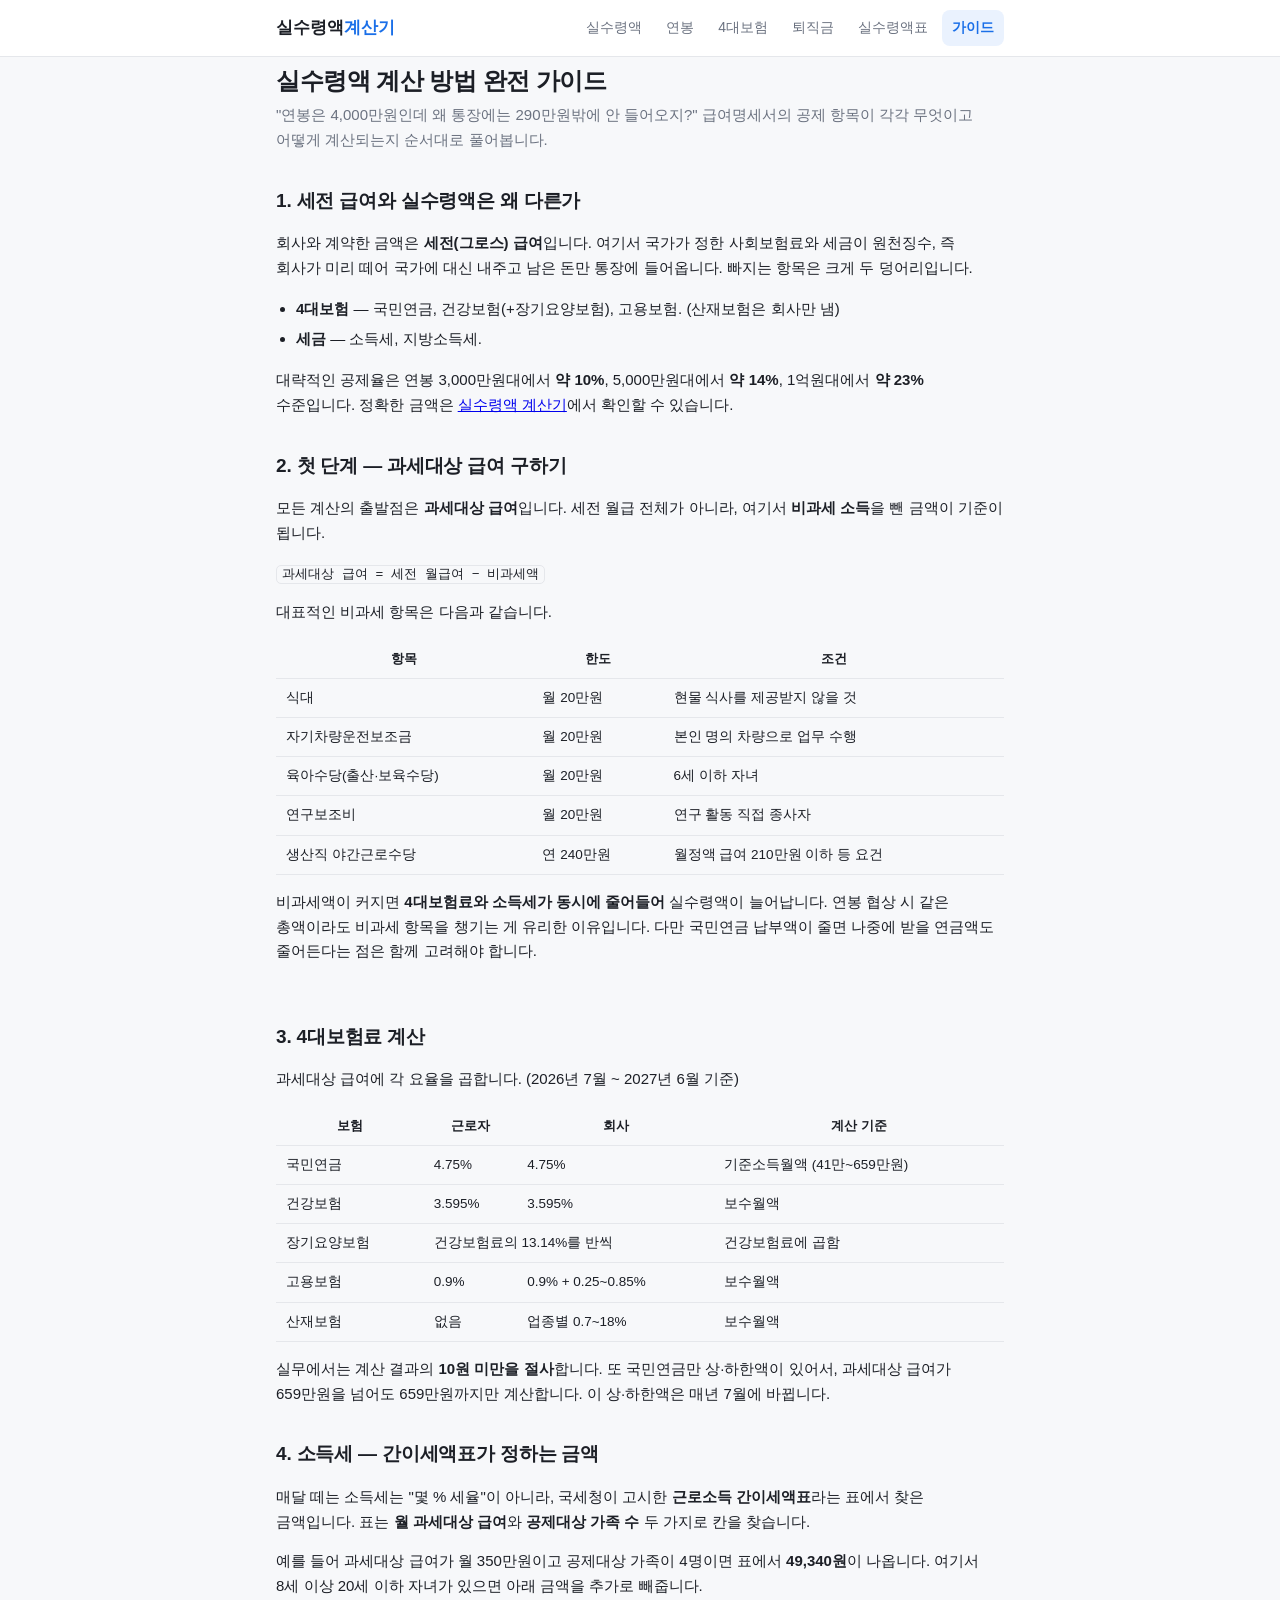
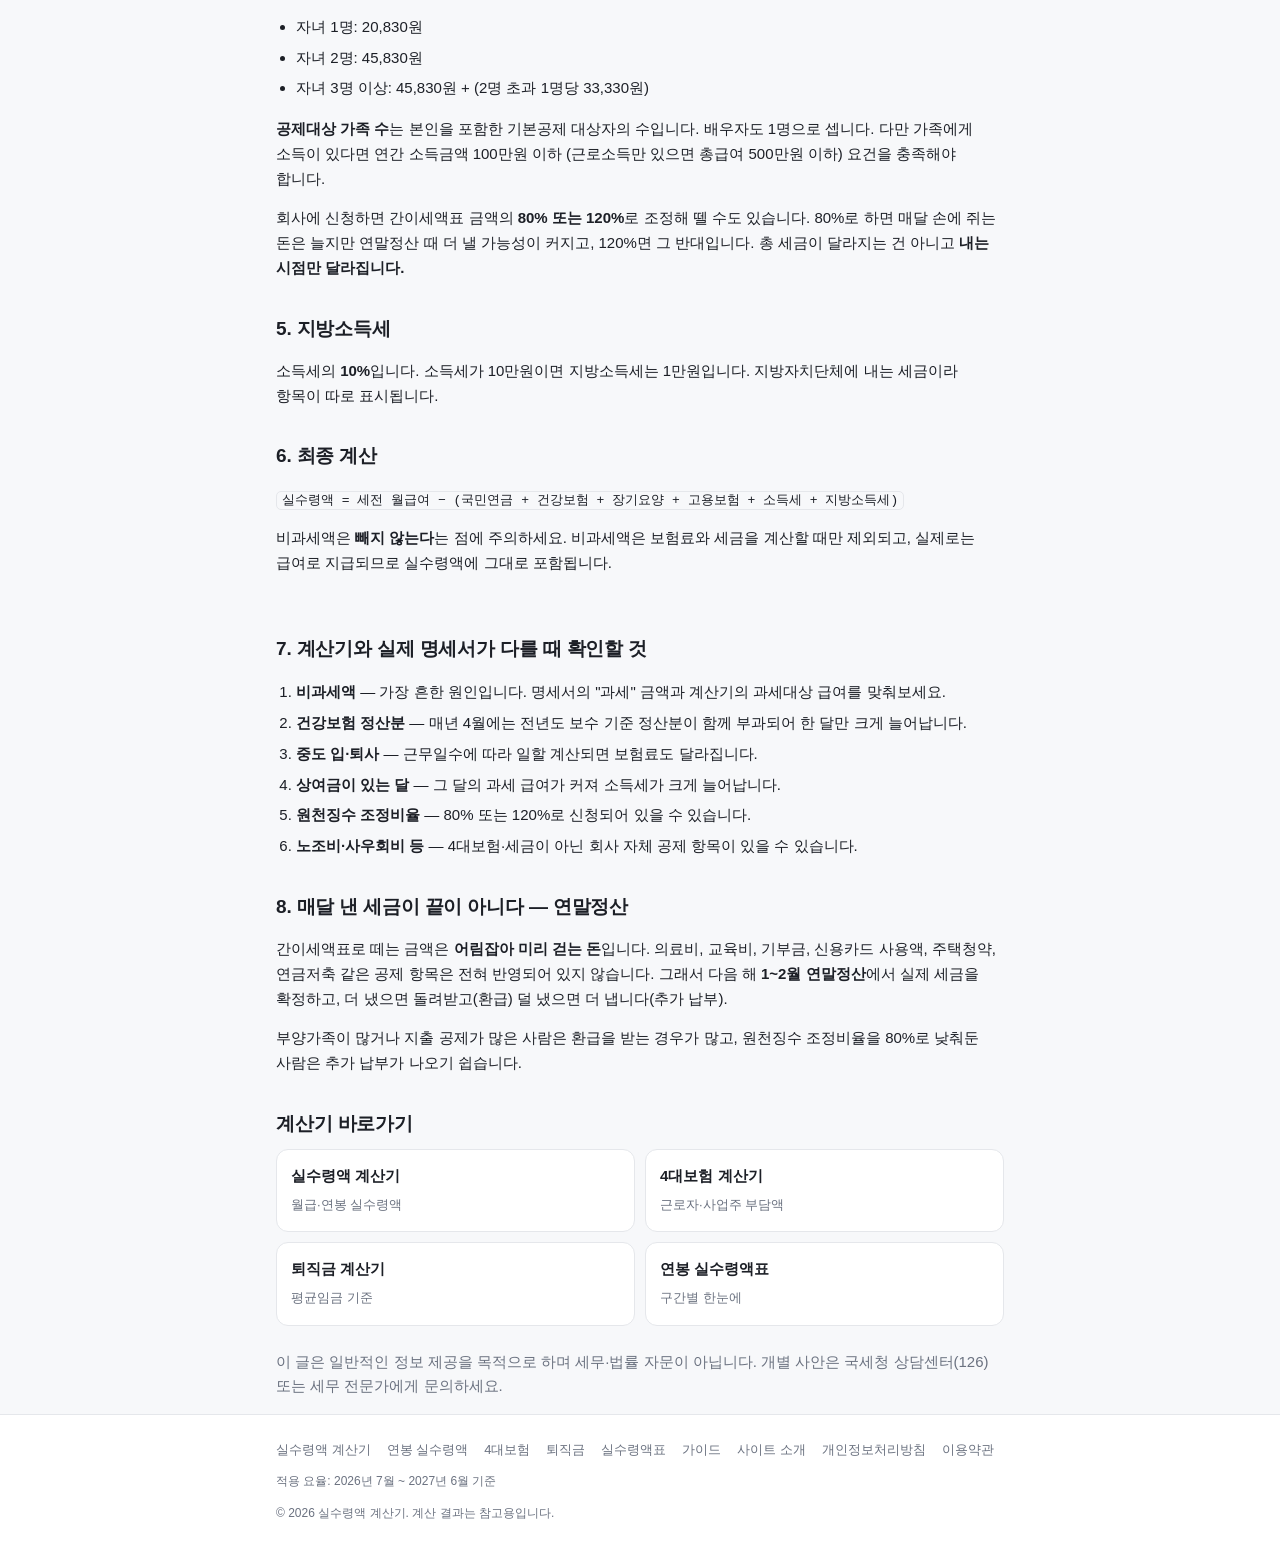
<file: guide/index.html>
<!DOCTYPE html>
<html lang="ko">
<head>
<meta charset="UTF-8">
<meta name="viewport" content="width=device-width, initial-scale=1">
<title>실수령액 계산 방법 완전 가이드 | 급여명세서 읽는 법</title>
<meta name="description" content="세전 급여에서 4대보험료와 소득세가 어떻게 계산되는지, 급여명세서의 각 공제 항목이 무슨 뜻인지, 실수령액을 늘리는 방법은 무엇인지 정리한 가이드입니다.">
<link rel="canonical" href="https://zooline88.github.io/salary/guide/">
<meta property="og:type" content="article">
<meta property="og:title" content="실수령액 계산 방법 완전 가이드">
<meta property="og:description" content="급여명세서의 공제 항목을 하나씩 풀어서 설명합니다.">
<meta property="og:url" content="https://zooline88.github.io/salary/guide/">
<meta property="og:locale" content="ko_KR">
<meta name="theme-color" content="#1a6fe8">
<link rel="icon" href="data:image/svg+xml,<svg xmlns='http://www.w3.org/2000/svg' viewBox='0 0 100 100'><text y='.9em' font-size='90'>💰</text></svg>">
<link rel="stylesheet" href="../assets/css/style.css?v=20260731">
<script async src="https://pagead2.googlesyndication.com/pagead/js/adsbygoogle.js?client=ca-pub-5521043113375613" crossorigin="anonymous"></script>
</head>
<body>

<header class="site-head">
  <div class="wrap">
    <a class="brand" href="../">실수령액<span>계산기</span></a>
    <nav class="site-nav">
      <a href="../">실수령액</a>
      <a href="../annual-salary/">연봉</a>
      <a href="../four-insurance/">4대보험</a>
      <a href="../severance-pay/">퇴직금</a>
      <a href="../salary-table/">실수령액표</a>
      <a href="./" aria-current="page">가이드</a>
    </nav>
  </div>
</header>

<main class="wrap">
  <article class="prose">
    <h1>실수령액 계산 방법 완전 가이드</h1>
    <p class="lead">
      "연봉은 4,000만원인데 왜 통장에는 290만원밖에 안 들어오지?"
      급여명세서의 공제 항목이 각각 무엇이고 어떻게 계산되는지 순서대로 풀어봅니다.
    </p>

    <h2>1. 세전 급여와 실수령액은 왜 다른가</h2>
    <p>
      회사와 계약한 금액은 <b>세전(그로스) 급여</b>입니다. 여기서 국가가 정한 사회보험료와 세금이
      원천징수, 즉 회사가 미리 떼어 국가에 대신 내주고 남은 돈만 통장에 들어옵니다.
      빠지는 항목은 크게 두 덩어리입니다.
    </p>
    <ul>
      <li><b>4대보험</b> — 국민연금, 건강보험(+장기요양보험), 고용보험. (산재보험은 회사만 냄)</li>
      <li><b>세금</b> — 소득세, 지방소득세.</li>
    </ul>
    <p>
      대략적인 공제율은 연봉 3,000만원대에서 <b>약 10%</b>, 5,000만원대에서 <b>약 14%</b>,
      1억원대에서 <b>약 23%</b> 수준입니다. 정확한 금액은
      <a href="../">실수령액 계산기</a>에서 확인할 수 있습니다.
    </p>

    <h2>2. 첫 단계 — 과세대상 급여 구하기</h2>
    <p>
      모든 계산의 출발점은 <b>과세대상 급여</b>입니다. 세전 월급 전체가 아니라,
      여기서 <b>비과세 소득</b>을 뺀 금액이 기준이 됩니다.
    </p>
    <p><code>과세대상 급여 = 세전 월급여 − 비과세액</code></p>
    <p>대표적인 비과세 항목은 다음과 같습니다.</p>
    <div class="scroll-x">
      <table class="data">
        <thead><tr><th>항목</th><th>한도</th><th>조건</th></tr></thead>
        <tbody>
          <tr><td>식대</td><td>월 20만원</td><td>현물 식사를 제공받지 않을 것</td></tr>
          <tr><td>자기차량운전보조금</td><td>월 20만원</td><td>본인 명의 차량으로 업무 수행</td></tr>
          <tr><td>육아수당(출산·보육수당)</td><td>월 20만원</td><td>6세 이하 자녀</td></tr>
          <tr><td>연구보조비</td><td>월 20만원</td><td>연구 활동 직접 종사자</td></tr>
          <tr><td>생산직 야간근로수당</td><td>연 240만원</td><td>월정액 급여 210만원 이하 등 요건</td></tr>
        </tbody>
      </table>
    </div>
    <p>
      비과세액이 커지면 <b>4대보험료와 소득세가 동시에 줄어들어</b> 실수령액이 늘어납니다.
      연봉 협상 시 같은 총액이라도 비과세 항목을 챙기는 게 유리한 이유입니다.
      다만 국민연금 납부액이 줄면 나중에 받을 연금액도 줄어든다는 점은 함께 고려해야 합니다.
    </p>

    <div class="ad-slot">
      <!-- 애드센스 광고 단위 코드를 이 자리에 붙여넣으세요 -->
    </div>

    <h2>3. 4대보험료 계산</h2>
    <p>과세대상 급여에 각 요율을 곱합니다. (<span class="js-rate-stamp"></span>)</p>
    <div class="scroll-x">
      <table class="data">
        <thead><tr><th>보험</th><th>근로자</th><th>회사</th><th>계산 기준</th></tr></thead>
        <tbody>
          <tr><td>국민연금</td><td>4.75%</td><td>4.75%</td><td>기준소득월액 (41만~659만원)</td></tr>
          <tr><td>건강보험</td><td>3.595%</td><td>3.595%</td><td>보수월액</td></tr>
          <tr><td>장기요양보험</td><td colspan="2">건강보험료의 13.14%를 반씩</td><td>건강보험료에 곱함</td></tr>
          <tr><td>고용보험</td><td>0.9%</td><td>0.9% + 0.25~0.85%</td><td>보수월액</td></tr>
          <tr><td>산재보험</td><td>없음</td><td>업종별 0.7~18%</td><td>보수월액</td></tr>
        </tbody>
      </table>
    </div>
    <p>
      실무에서는 계산 결과의 <b>10원 미만을 절사</b>합니다.
      또 국민연금만 상·하한액이 있어서, 과세대상 급여가 659만원을 넘어도
      659만원까지만 계산합니다. 이 상·하한액은 매년 7월에 바뀝니다.
    </p>

    <h2>4. 소득세 — 간이세액표가 정하는 금액</h2>
    <p>
      매달 떼는 소득세는 "몇 % 세율"이 아니라, 국세청이 고시한
      <b>근로소득 간이세액표</b>라는 표에서 찾은 금액입니다.
      표는 <b>월 과세대상 급여</b>와 <b>공제대상 가족 수</b> 두 가지로 칸을 찾습니다.
    </p>
    <p>
      예를 들어 과세대상 급여가 월 350만원이고 공제대상 가족이 4명이면 표에서 <b>49,340원</b>이 나옵니다.
      여기서 8세 이상 20세 이하 자녀가 있으면 아래 금액을 추가로 빼줍니다.
    </p>
    <ul>
      <li>자녀 1명: 20,830원</li>
      <li>자녀 2명: 45,830원</li>
      <li>자녀 3명 이상: 45,830원 + (2명 초과 1명당 33,330원)</li>
    </ul>
    <p>
      <b>공제대상 가족 수</b>는 본인을 포함한 기본공제 대상자의 수입니다.
      배우자도 1명으로 셉니다. 다만 가족에게 소득이 있다면 연간 소득금액 100만원 이하
      (근로소득만 있으면 총급여 500만원 이하) 요건을 충족해야 합니다.
    </p>
    <p>
      회사에 신청하면 간이세액표 금액의 <b>80% 또는 120%</b>로 조정해 뗄 수도 있습니다.
      80%로 하면 매달 손에 쥐는 돈은 늘지만 연말정산 때 더 낼 가능성이 커지고,
      120%면 그 반대입니다. 총 세금이 달라지는 건 아니고 <b>내는 시점만 달라집니다.</b>
    </p>

    <h2>5. 지방소득세</h2>
    <p>
      소득세의 <b>10%</b>입니다. 소득세가 10만원이면 지방소득세는 1만원입니다.
      지방자치단체에 내는 세금이라 항목이 따로 표시됩니다.
    </p>

    <h2>6. 최종 계산</h2>
    <p><code>실수령액 = 세전 월급여 − (국민연금 + 건강보험 + 장기요양 + 고용보험 + 소득세 + 지방소득세)</code></p>
    <p>
      비과세액은 <b>빼지 않는다</b>는 점에 주의하세요. 비과세액은 보험료와 세금을
      계산할 때만 제외되고, 실제로는 급여로 지급되므로 실수령액에 그대로 포함됩니다.
    </p>

    <div class="ad-slot">
      <!-- 애드센스 광고 단위 코드를 이 자리에 붙여넣으세요 -->
    </div>

    <h2>7. 계산기와 실제 명세서가 다를 때 확인할 것</h2>
    <ol>
      <li><b>비과세액</b> — 가장 흔한 원인입니다. 명세서의 "과세" 금액과 계산기의 과세대상 급여를 맞춰보세요.</li>
      <li><b>건강보험 정산분</b> — 매년 4월에는 전년도 보수 기준 정산분이 함께 부과되어 한 달만 크게 늘어납니다.</li>
      <li><b>중도 입·퇴사</b> — 근무일수에 따라 일할 계산되면 보험료도 달라집니다.</li>
      <li><b>상여금이 있는 달</b> — 그 달의 과세 급여가 커져 소득세가 크게 늘어납니다.</li>
      <li><b>원천징수 조정비율</b> — 80% 또는 120%로 신청되어 있을 수 있습니다.</li>
      <li><b>노조비·사우회비 등</b> — 4대보험·세금이 아닌 회사 자체 공제 항목이 있을 수 있습니다.</li>
    </ol>

    <h2>8. 매달 낸 세금이 끝이 아니다 — 연말정산</h2>
    <p>
      간이세액표로 떼는 금액은 <b>어림잡아 미리 걷는 돈</b>입니다.
      의료비, 교육비, 기부금, 신용카드 사용액, 주택청약, 연금저축 같은 공제 항목은
      전혀 반영되어 있지 않습니다. 그래서 다음 해 <b>1~2월 연말정산</b>에서
      실제 세금을 확정하고, 더 냈으면 돌려받고(환급) 덜 냈으면 더 냅니다(추가 납부).
    </p>
    <p>
      부양가족이 많거나 지출 공제가 많은 사람은 환급을 받는 경우가 많고,
      원천징수 조정비율을 80%로 낮춰둔 사람은 추가 납부가 나오기 쉽습니다.
    </p>

    <h2>계산기 바로가기</h2>
    <div class="tiles">
      <a class="tile" href="../"><b>실수령액 계산기</b><span>월급·연봉 실수령액</span></a>
      <a class="tile" href="../four-insurance/"><b>4대보험 계산기</b><span>근로자·사업주 부담액</span></a>
      <a class="tile" href="../severance-pay/"><b>퇴직금 계산기</b><span>평균임금 기준</span></a>
      <a class="tile" href="../salary-table/"><b>연봉 실수령액표</b><span>구간별 한눈에</span></a>
    </div>

    <p class="disclaimer" style="margin-top:24px">
      이 글은 일반적인 정보 제공을 목적으로 하며 세무·법률 자문이 아닙니다.
      개별 사안은 국세청 상담센터(126) 또는 세무 전문가에게 문의하세요.
    </p>
  </article>
</main>

<footer class="site-foot">
  <div class="wrap">
    <nav>
      <a href="../">실수령액 계산기</a>
      <a href="../annual-salary/">연봉 실수령액</a>
      <a href="../four-insurance/">4대보험</a>
      <a href="../severance-pay/">퇴직금</a>
      <a href="../salary-table/">실수령액표</a>
      <a href="./">가이드</a>
      <a href="../about/">사이트 소개</a>
      <a href="../privacy/">개인정보처리방침</a>
      <a href="../terms/">이용약관</a>
    </nav>
    <p class="rate-stamp">적용 요율: <span class="js-rate-stamp"></span></p>
    <p class="rate-stamp">© <span class="js-year"></span> 실수령액 계산기. 계산 결과는 참고용입니다.</p>
  </div>
</footer>

<script src="../assets/js/rates.js?v=20260731"></script>
<script src="../assets/data/withholding-2026.js?v=20260731"></script>
<script src="../assets/js/calc.js?v=20260731"></script>
<script src="../assets/js/ui.js?v=20260731"></script>
</body>
</html>
</file>
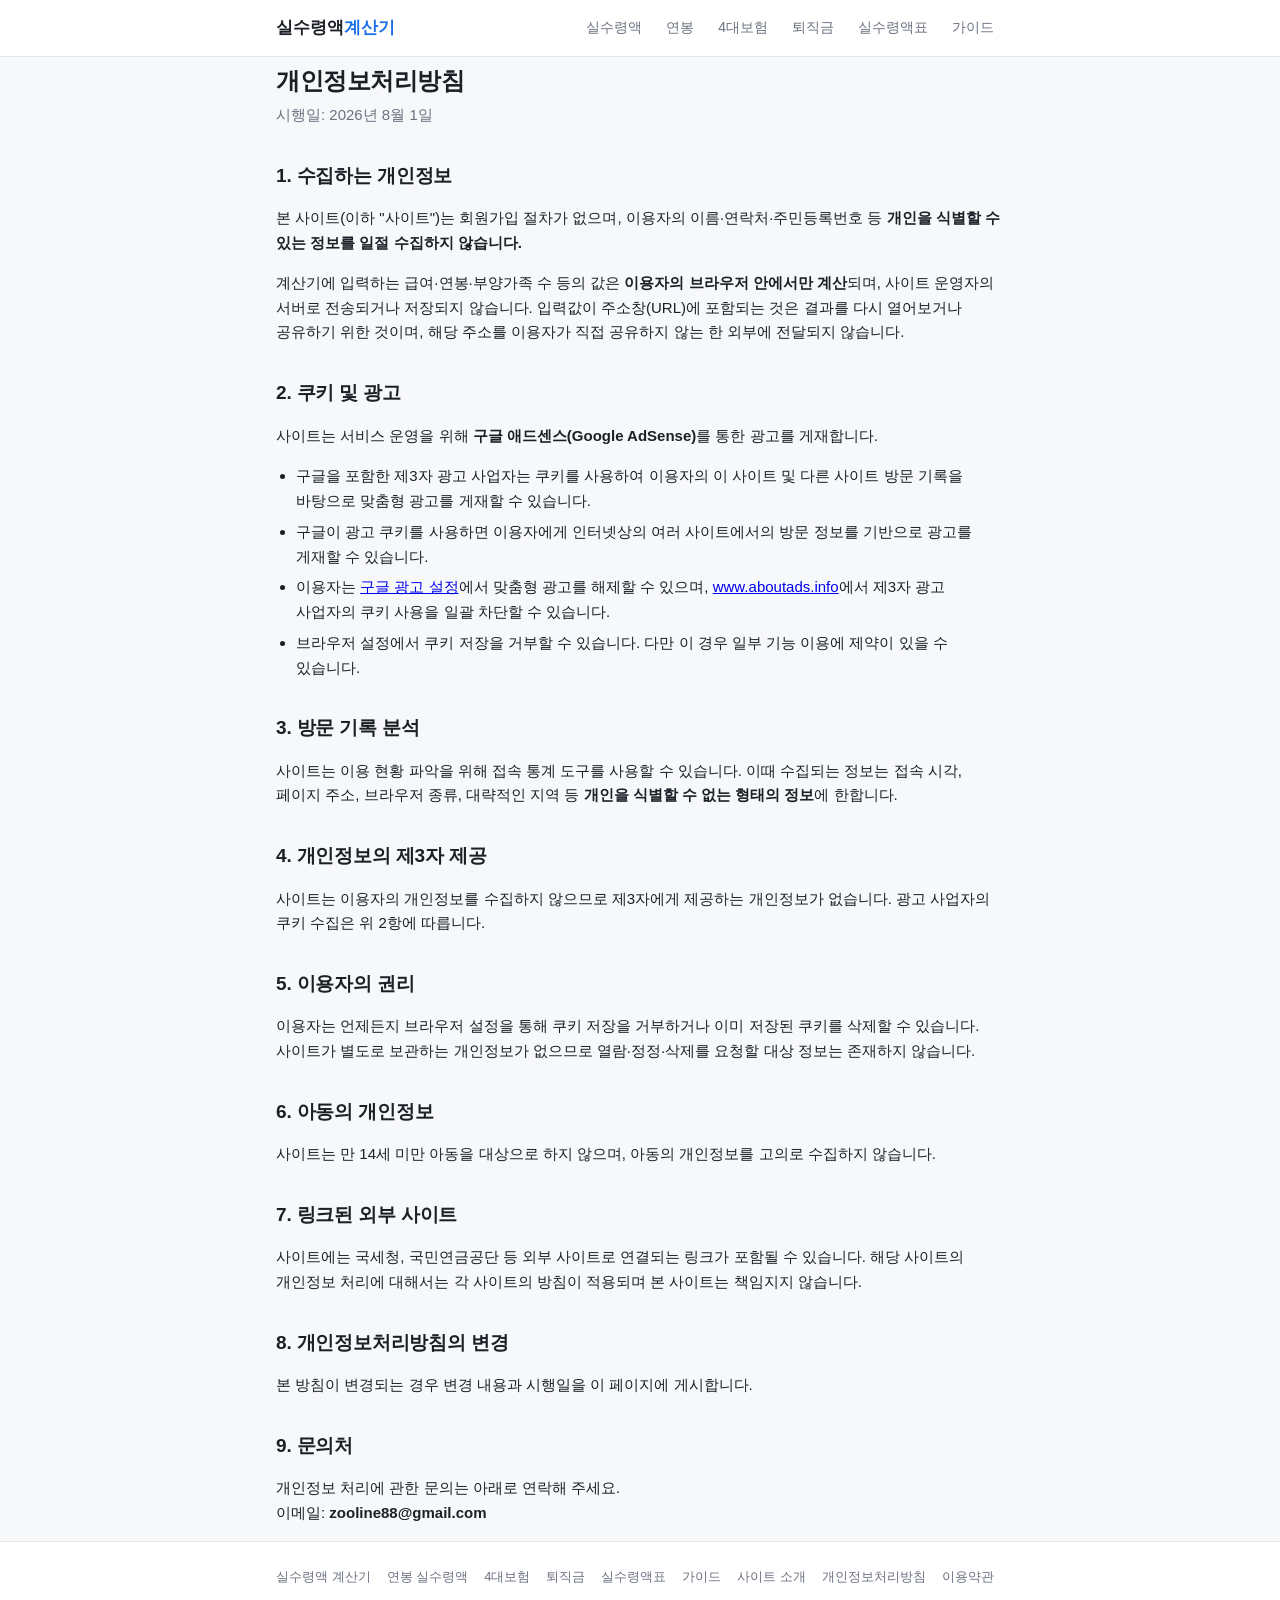
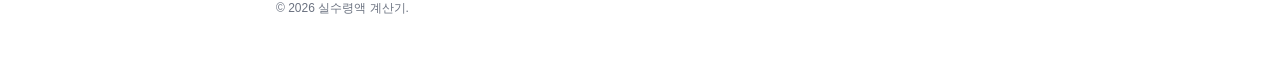
<file: privacy/index.html>
<!DOCTYPE html>
<html lang="ko">
<head>
<meta charset="UTF-8">
<meta name="viewport" content="width=device-width, initial-scale=1">
<title>개인정보처리방침 | 실수령액 계산기</title>
<meta name="description" content="실수령액 계산기의 개인정보처리방침입니다. 입력값은 서버로 전송되지 않으며 브라우저 안에서만 계산됩니다.">
<link rel="canonical" href="https://zooline88.github.io/salary/privacy/">
<meta name="robots" content="index,follow">
<meta name="theme-color" content="#1a6fe8">
<link rel="icon" href="data:image/svg+xml,<svg xmlns='http://www.w3.org/2000/svg' viewBox='0 0 100 100'><text y='.9em' font-size='90'>💰</text></svg>">
<link rel="stylesheet" href="../assets/css/style.css?v=20260731">
</head>
<body>

<header class="site-head">
  <div class="wrap">
    <a class="brand" href="../">실수령액<span>계산기</span></a>
    <nav class="site-nav">
      <a href="../">실수령액</a>
      <a href="../annual-salary/">연봉</a>
      <a href="../four-insurance/">4대보험</a>
      <a href="../severance-pay/">퇴직금</a>
      <a href="../salary-table/">실수령액표</a>
      <a href="../guide/">가이드</a>
    </nav>
  </div>
</header>

<main class="wrap">
  <article class="prose">
    <h1>개인정보처리방침</h1>
    <p class="lead">시행일: 2026년 8월 1일</p>

    <h2>1. 수집하는 개인정보</h2>
    <p>
      본 사이트(이하 "사이트")는 회원가입 절차가 없으며, 이용자의 이름·연락처·주민등록번호 등
      <b>개인을 식별할 수 있는 정보를 일절 수집하지 않습니다.</b>
    </p>
    <p>
      계산기에 입력하는 급여·연봉·부양가족 수 등의 값은 <b>이용자의 브라우저 안에서만 계산</b>되며,
      사이트 운영자의 서버로 전송되거나 저장되지 않습니다.
      입력값이 주소창(URL)에 포함되는 것은 결과를 다시 열어보거나 공유하기 위한 것이며,
      해당 주소를 이용자가 직접 공유하지 않는 한 외부에 전달되지 않습니다.
    </p>

    <h2>2. 쿠키 및 광고</h2>
    <p>
      사이트는 서비스 운영을 위해 <b>구글 애드센스(Google AdSense)</b>를 통한 광고를 게재합니다.
    </p>
    <ul>
      <li>구글을 포함한 제3자 광고 사업자는 쿠키를 사용하여 이용자의 이 사이트 및 다른 사이트 방문 기록을
        바탕으로 맞춤형 광고를 게재할 수 있습니다.</li>
      <li>구글이 광고 쿠키를 사용하면 이용자에게 인터넷상의 여러 사이트에서의 방문 정보를 기반으로 광고를
        게재할 수 있습니다.</li>
      <li>이용자는 <a href="https://adssettings.google.com/" target="_blank" rel="noopener nofollow">구글 광고 설정</a>에서
        맞춤형 광고를 해제할 수 있으며,
        <a href="https://www.aboutads.info/choices/" target="_blank" rel="noopener nofollow">www.aboutads.info</a>에서
        제3자 광고 사업자의 쿠키 사용을 일괄 차단할 수 있습니다.</li>
      <li>브라우저 설정에서 쿠키 저장을 거부할 수 있습니다. 다만 이 경우 일부 기능 이용에 제약이 있을 수 있습니다.</li>
    </ul>

    <h2>3. 방문 기록 분석</h2>
    <p>
      사이트는 이용 현황 파악을 위해 접속 통계 도구를 사용할 수 있습니다.
      이때 수집되는 정보는 접속 시각, 페이지 주소, 브라우저 종류, 대략적인 지역 등
      <b>개인을 식별할 수 없는 형태의 정보</b>에 한합니다.
    </p>

    <h2>4. 개인정보의 제3자 제공</h2>
    <p>
      사이트는 이용자의 개인정보를 수집하지 않으므로 제3자에게 제공하는 개인정보가 없습니다.
      광고 사업자의 쿠키 수집은 위 2항에 따릅니다.
    </p>

    <h2>5. 이용자의 권리</h2>
    <p>
      이용자는 언제든지 브라우저 설정을 통해 쿠키 저장을 거부하거나 이미 저장된 쿠키를 삭제할 수 있습니다.
      사이트가 별도로 보관하는 개인정보가 없으므로 열람·정정·삭제를 요청할 대상 정보는 존재하지 않습니다.
    </p>

    <h2>6. 아동의 개인정보</h2>
    <p>
      사이트는 만 14세 미만 아동을 대상으로 하지 않으며, 아동의 개인정보를 고의로 수집하지 않습니다.
    </p>

    <h2>7. 링크된 외부 사이트</h2>
    <p>
      사이트에는 국세청, 국민연금공단 등 외부 사이트로 연결되는 링크가 포함될 수 있습니다.
      해당 사이트의 개인정보 처리에 대해서는 각 사이트의 방침이 적용되며 본 사이트는 책임지지 않습니다.
    </p>

    <h2>8. 개인정보처리방침의 변경</h2>
    <p>
      본 방침이 변경되는 경우 변경 내용과 시행일을 이 페이지에 게시합니다.
    </p>

    <h2>9. 문의처</h2>
    <p>
      개인정보 처리에 관한 문의는 아래로 연락해 주세요.<br>
      이메일: <b>zooline88@gmail.com</b>
    </p>
  </article>
</main>

<footer class="site-foot">
  <div class="wrap">
    <nav>
      <a href="../">실수령액 계산기</a>
      <a href="../annual-salary/">연봉 실수령액</a>
      <a href="../four-insurance/">4대보험</a>
      <a href="../severance-pay/">퇴직금</a>
      <a href="../salary-table/">실수령액표</a>
      <a href="../guide/">가이드</a>
      <a href="../about/">사이트 소개</a>
      <a href="./">개인정보처리방침</a>
      <a href="../terms/">이용약관</a>
    </nav>
    <p class="rate-stamp">© <span class="js-year"></span> 실수령액 계산기.</p>
  </div>
</footer>

<script src="../assets/js/rates.js?v=20260731"></script>
<script src="../assets/data/withholding-2026.js?v=20260731"></script>
<script src="../assets/js/calc.js?v=20260731"></script>
<script src="../assets/js/ui.js?v=20260731"></script>
</body>
</html>
</file>
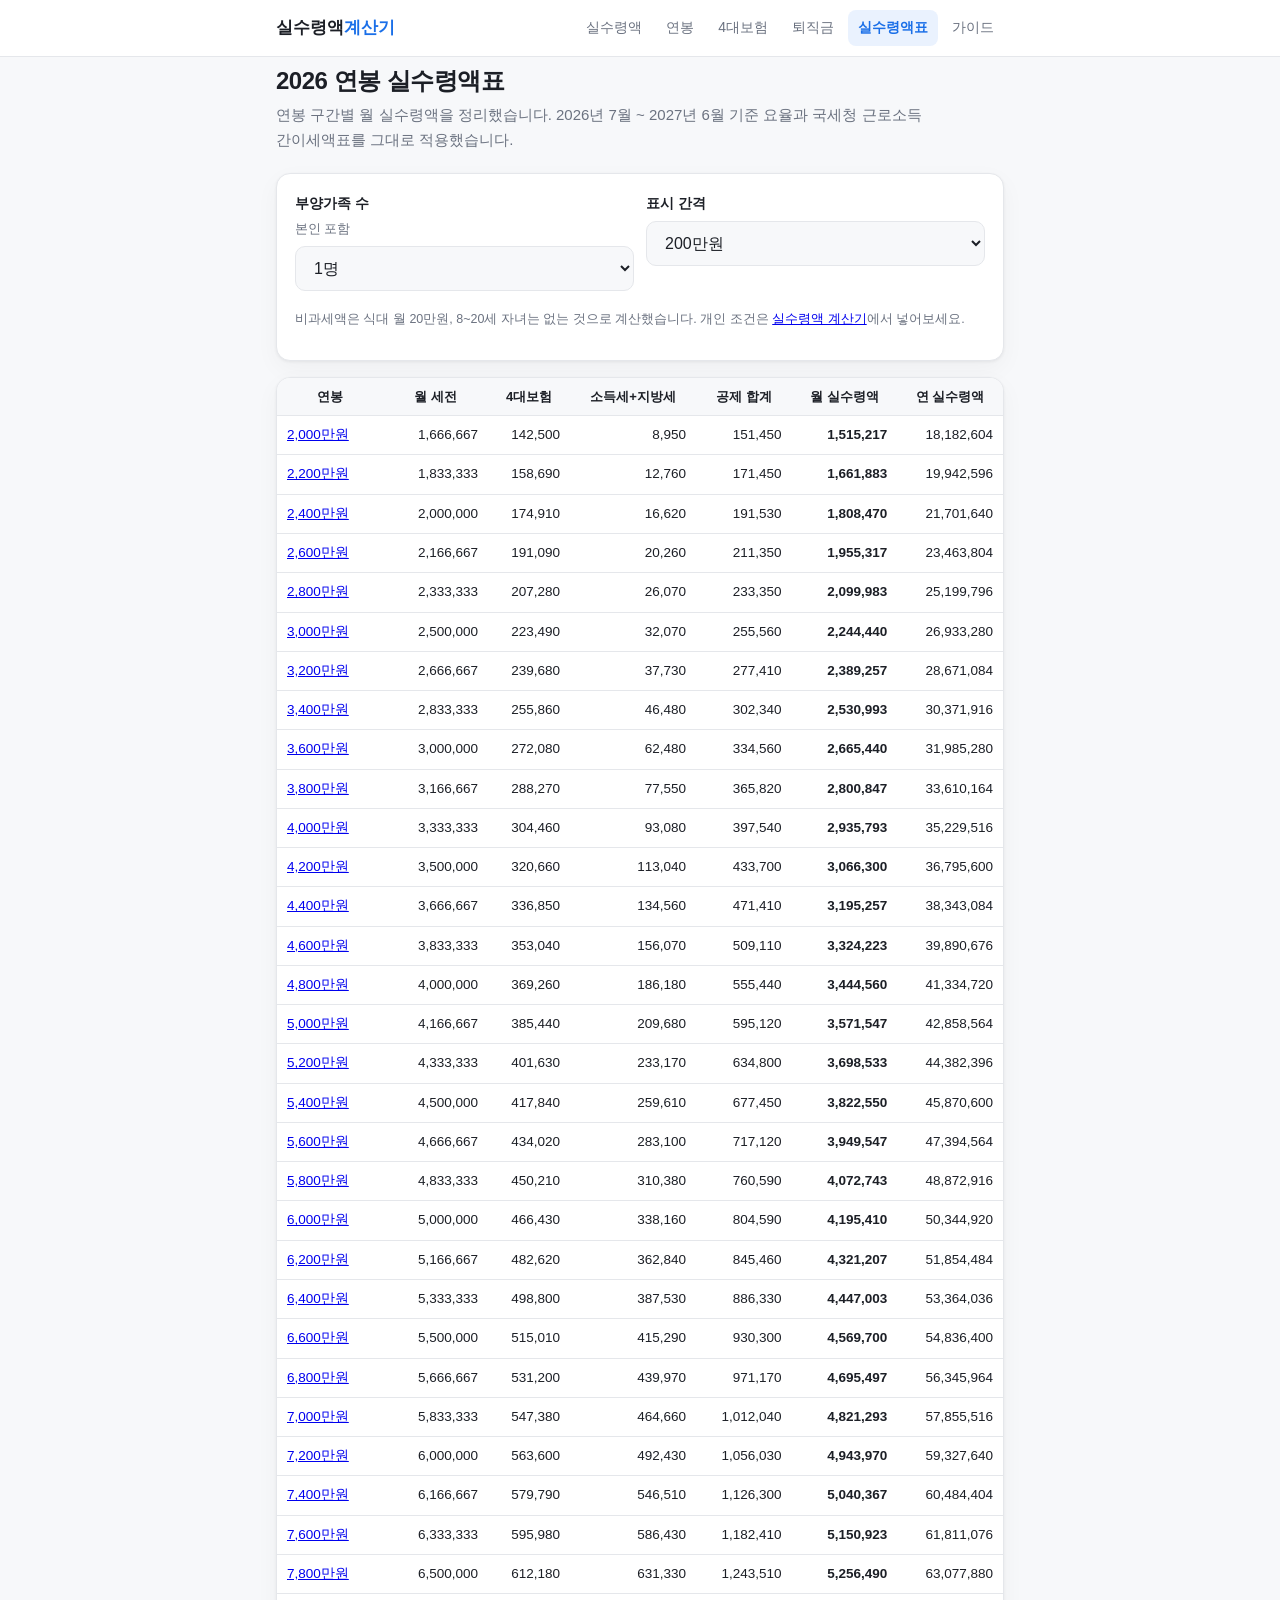
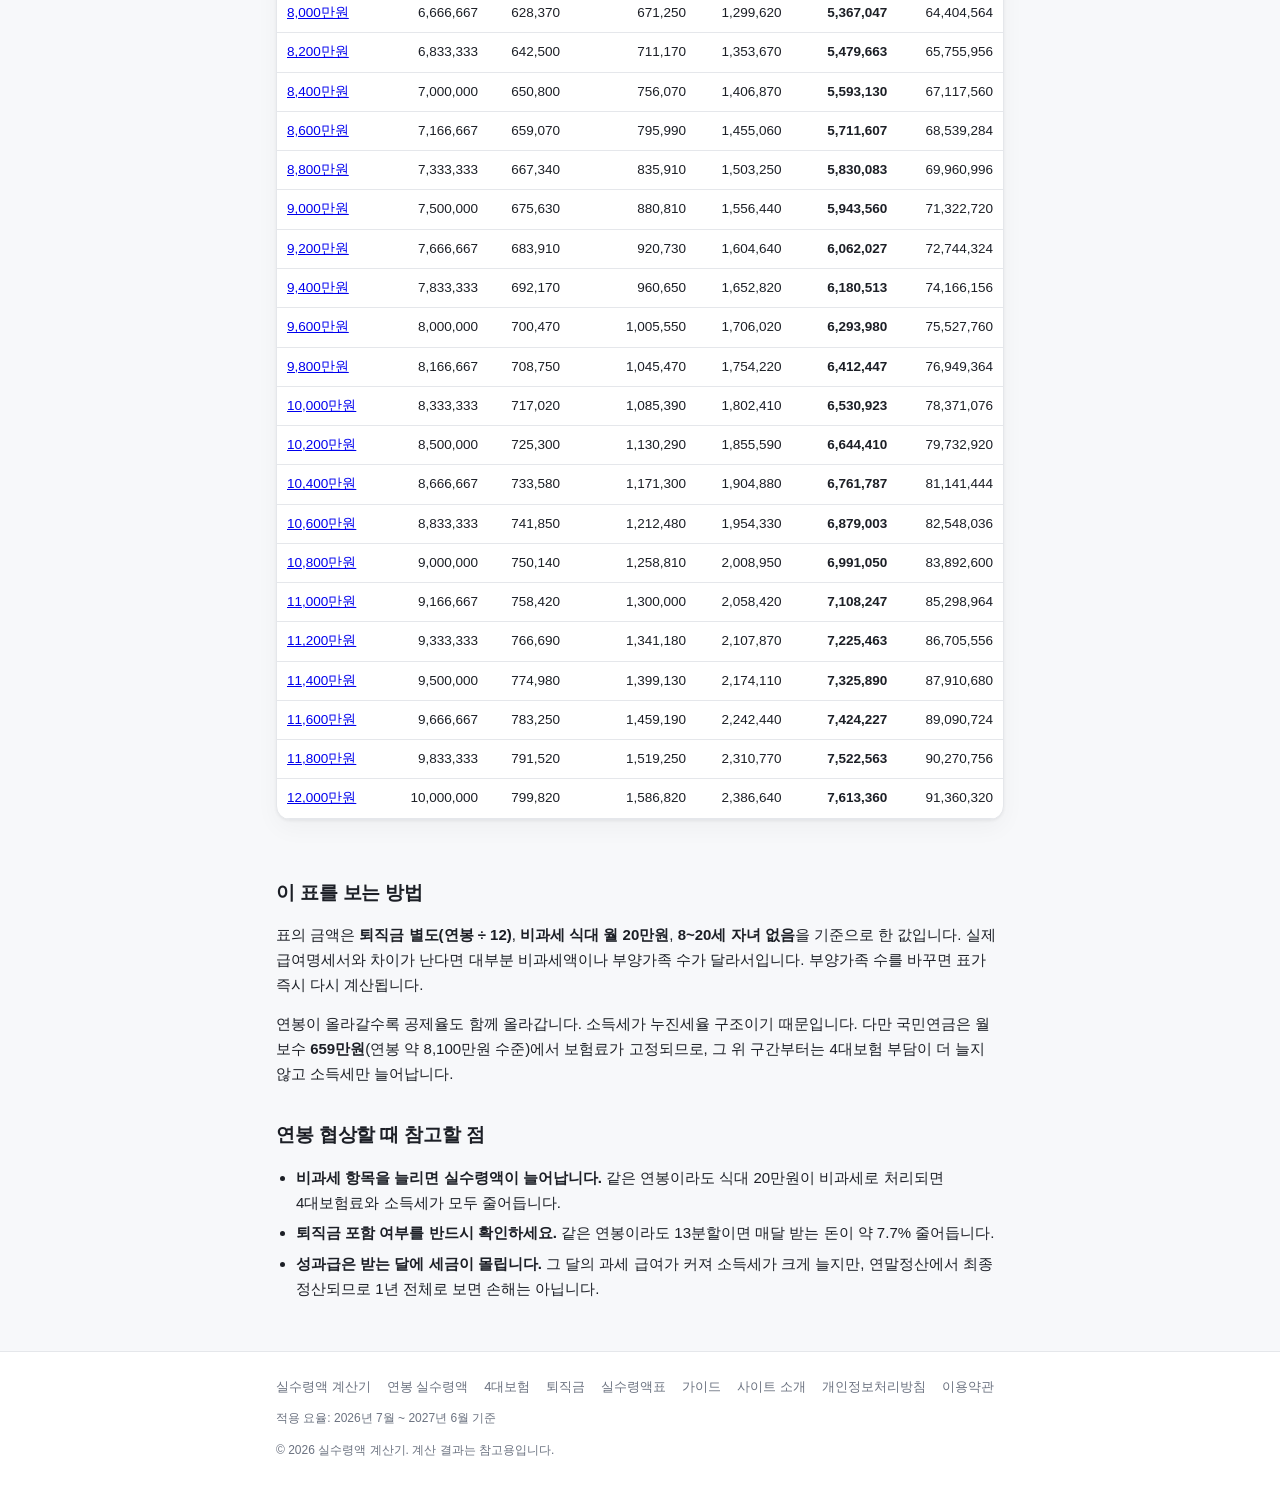
<file: salary-table/index.html>
<!DOCTYPE html>
<html lang="ko">
<head>
<meta charset="UTF-8">
<meta name="viewport" content="width=device-width, initial-scale=1">
<title>2026 연봉 실수령액표 | 연봉별 월 실수령액 한눈에</title>
<meta name="description" content="연봉 2,000만원부터 1억 2,000만원까지 구간별 월 실수령액과 공제액을 정리한 2026년 연봉 실수령액표입니다. 부양가족 수를 바꿔가며 바로 확인할 수 있습니다.">
<link rel="canonical" href="https://zooline88.github.io/salary/salary-table/">
<meta property="og:type" content="website">
<meta property="og:title" content="2026 연봉 실수령액표">
<meta property="og:description" content="연봉 구간별 월 실수령액을 한 표로 정리했습니다.">
<meta property="og:url" content="https://zooline88.github.io/salary/salary-table/">
<meta property="og:locale" content="ko_KR">
<meta name="theme-color" content="#1a6fe8">
<link rel="icon" href="data:image/svg+xml,<svg xmlns='http://www.w3.org/2000/svg' viewBox='0 0 100 100'><text y='.9em' font-size='90'>💰</text></svg>">
<link rel="stylesheet" href="../assets/css/style.css?v=20260731">
<script async src="https://pagead2.googlesyndication.com/pagead/js/adsbygoogle.js?client=ca-pub-5521043113375613" crossorigin="anonymous"></script>
</head>
<body>

<header class="site-head">
  <div class="wrap">
    <a class="brand" href="../">실수령액<span>계산기</span></a>
    <nav class="site-nav">
      <a href="../">실수령액</a>
      <a href="../annual-salary/">연봉</a>
      <a href="../four-insurance/">4대보험</a>
      <a href="../severance-pay/">퇴직금</a>
      <a href="./" aria-current="page">실수령액표</a>
      <a href="../guide/">가이드</a>
    </nav>
  </div>
</header>

<main class="wrap">
  <h1><span class="js-year"></span> 연봉 실수령액표</h1>
  <p class="lead">
    연봉 구간별 월 실수령액을 정리했습니다. <span class="js-rate-stamp"></span> 요율과
    국세청 근로소득 간이세액표를 그대로 적용했습니다.
  </p>

  <section class="card">
    <div class="grid2">
      <div class="field">
        <label for="family">부양가족 수 <span class="hint">본인 포함</span></label>
        <select id="family"></select>
      </div>
      <div class="field">
        <label for="step">표시 간격</label>
        <select id="step">
          <option value="1000000">100만원</option>
          <option value="2000000" selected>200만원</option>
          <option value="5000000">500만원</option>
        </select>
      </div>
    </div>
    <p class="hint">비과세액은 식대 월 20만원, 8~20세 자녀는 없는 것으로 계산했습니다. 개인 조건은 <a href="../">실수령액 계산기</a>에서 넣어보세요.</p>
  </section>

  <div class="card" style="padding:0;overflow:hidden">
    <div class="scroll-x">
      <table class="data" id="tbl">
        <thead>
          <tr>
            <th>연봉</th>
            <th class="num">월 세전</th>
            <th class="num">4대보험</th>
            <th class="num">소득세+지방세</th>
            <th class="num">공제 합계</th>
            <th class="num">월 실수령액</th>
            <th class="num">연 실수령액</th>
          </tr>
        </thead>
        <tbody></tbody>
      </table>
    </div>
  </div>

  <div class="ad-slot">
    <!-- 애드센스 광고 단위 코드를 이 자리에 붙여넣으세요 -->
  </div>

  <section class="prose">
    <h2>이 표를 보는 방법</h2>
    <p>
      표의 금액은 <b>퇴직금 별도(연봉 ÷ 12)</b>, <b>비과세 식대 월 20만원</b>,
      <b>8~20세 자녀 없음</b>을 기준으로 한 값입니다.
      실제 급여명세서와 차이가 난다면 대부분 비과세액이나 부양가족 수가 달라서입니다.
      부양가족 수를 바꾸면 표가 즉시 다시 계산됩니다.
    </p>
    <p>
      연봉이 올라갈수록 공제율도 함께 올라갑니다. 소득세가 누진세율 구조이기 때문입니다.
      다만 국민연금은 월 보수 <b>659만원</b>(연봉 약 8,100만원 수준)에서 보험료가 고정되므로,
      그 위 구간부터는 4대보험 부담이 더 늘지 않고 소득세만 늘어납니다.
    </p>

    <h2>연봉 협상할 때 참고할 점</h2>
    <ul>
      <li><b>비과세 항목을 늘리면 실수령액이 늘어납니다.</b> 같은 연봉이라도 식대 20만원이
        비과세로 처리되면 4대보험료와 소득세가 모두 줄어듭니다.</li>
      <li><b>퇴직금 포함 여부를 반드시 확인하세요.</b> 같은 연봉이라도 13분할이면
        매달 받는 돈이 약 7.7% 줄어듭니다.</li>
      <li><b>성과급은 받는 달에 세금이 몰립니다.</b> 그 달의 과세 급여가 커져 소득세가 크게 늘지만,
        연말정산에서 최종 정산되므로 1년 전체로 보면 손해는 아닙니다.</li>
    </ul>
  </section>

  <div class="ad-slot">
    <!-- 애드센스 광고 단위 코드를 이 자리에 붙여넣으세요 -->
  </div>
</main>

<footer class="site-foot">
  <div class="wrap">
    <nav>
      <a href="../">실수령액 계산기</a>
      <a href="../annual-salary/">연봉 실수령액</a>
      <a href="../four-insurance/">4대보험</a>
      <a href="../severance-pay/">퇴직금</a>
      <a href="./">실수령액표</a>
      <a href="../guide/">가이드</a>
      <a href="../about/">사이트 소개</a>
      <a href="../privacy/">개인정보처리방침</a>
      <a href="../terms/">이용약관</a>
    </nav>
    <p class="rate-stamp">적용 요율: <span class="js-rate-stamp"></span></p>
    <p class="rate-stamp">© <span class="js-year"></span> 실수령액 계산기. 계산 결과는 참고용입니다.</p>
  </div>
</footer>

<script src="../assets/js/rates.js?v=20260731"></script>
<script src="../assets/data/withholding-2026.js?v=20260731"></script>
<script src="../assets/js/calc.js?v=20260731"></script>
<script src="../assets/js/ui.js?v=20260731"></script>
<script>
(function () {
  var $ = UI.$, W = Calc.won;
  var familyEl = $('#family'), stepEl = $('#step');
  for (var i = 1; i <= 6; i++) familyEl.insertAdjacentHTML('beforeend', '<option value="' + i + '">' + i + '명</option>');

  var FROM = 20000000, TO = 120000000;

  function render() {
    var step = Number(stepEl.value);
    var family = Number(familyEl.value);
    var html = '';
    for (var a = FROM; a <= TO; a += step) {
      var r = Calc.netSalary({
        mode: 'annual', amount: a, severanceIncluded: false,
        nonTaxable: 200000, family: family, children: 0, taxRatio: 1
      });
      html += '<tr>' +
        '<td><a href="../annual-salary/?a=' + a + '&f=' + family + '">' + (a / 10000).toLocaleString('ko-KR') + '만원</a></td>' +
        '<td class="num">' + W(r.monthlyGross) + '</td>' +
        '<td class="num">' + W(r.insuranceTotal) + '</td>' +
        '<td class="num">' + W(r.taxTotal) + '</td>' +
        '<td class="num">' + W(r.deductionTotal) + '</td>' +
        '<td class="num"><b>' + W(r.monthlyNet) + '</b></td>' +
        '<td class="num">' + W(r.annualNet) + '</td>' +
        '</tr>';
    }
    $('#tbl').querySelector('tbody').innerHTML = html;
    UI.writeQuery({ f: family !== 1 ? family : '', s: step !== 2000000 ? step : '' });
  }

  familyEl.addEventListener('change', render);
  stepEl.addEventListener('change', render);

  var q = UI.readQuery();
  if (q.f) familyEl.value = q.f;
  if (q.s) stepEl.value = q.s;
  render();
})();
</script>
</body>
</html>
</file>
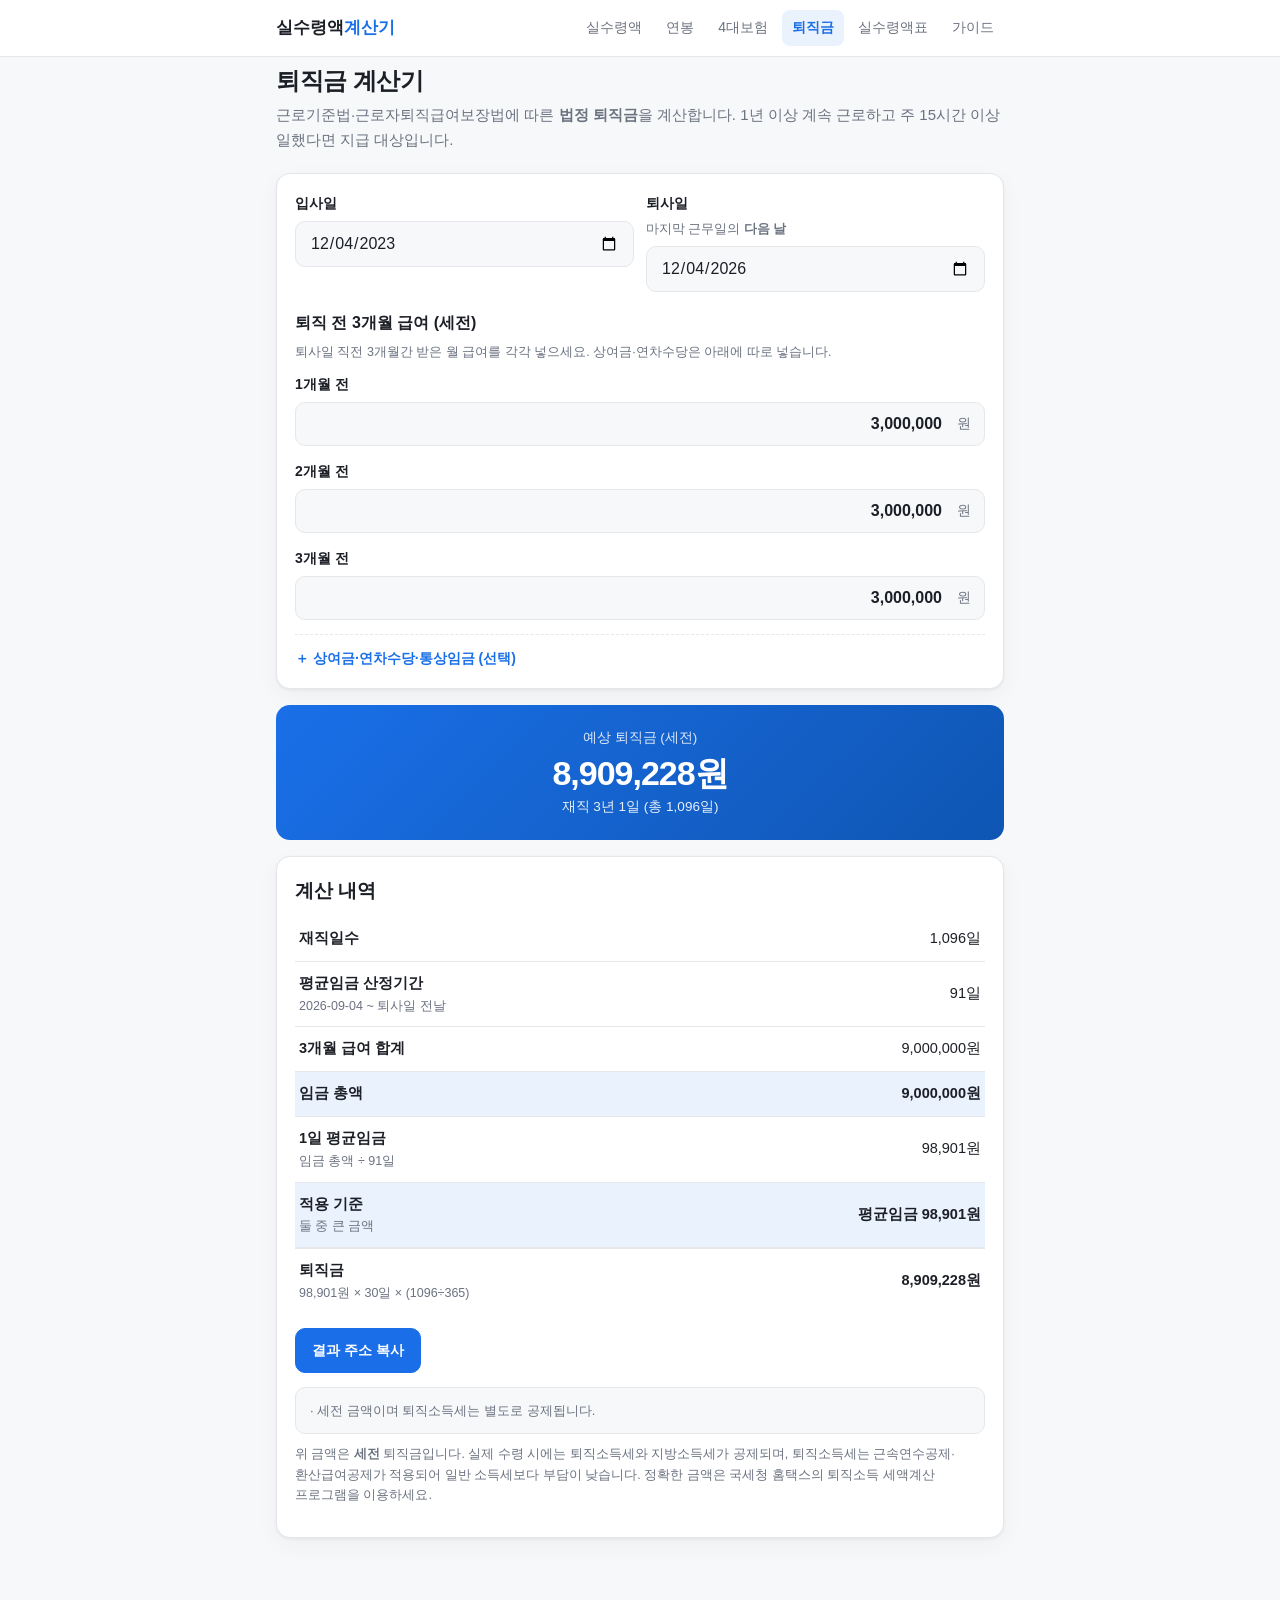
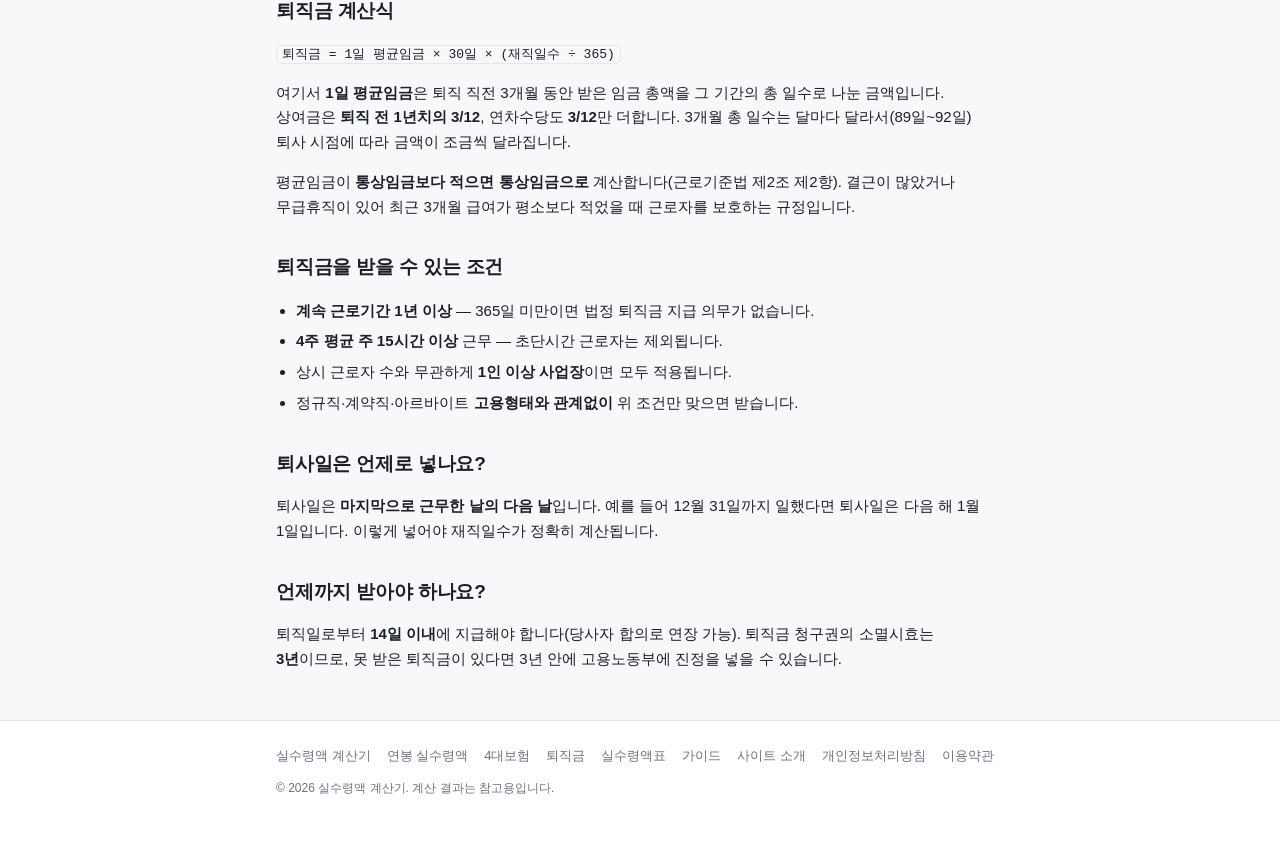
<file: severance-pay/index.html>
<!DOCTYPE html>
<html lang="ko">
<head>
<meta charset="UTF-8">
<meta name="viewport" content="width=device-width, initial-scale=1">
<title>퇴직금 계산기 | 평균임금 기준 법정 퇴직금 계산</title>
<meta name="description" content="입사일·퇴사일과 퇴직 전 3개월 급여를 넣으면 근로기준법 기준 법정 퇴직금을 계산합니다. 연간 상여금·연차수당까지 평균임금에 반영합니다.">
<link rel="canonical" href="https://zooline88.github.io/salary/severance-pay/">
<meta property="og:type" content="website">
<meta property="og:title" content="퇴직금 계산기">
<meta property="og:description" content="평균임금 기준 법정 퇴직금을 바로 계산합니다.">
<meta property="og:url" content="https://zooline88.github.io/salary/severance-pay/">
<meta property="og:locale" content="ko_KR">
<meta name="theme-color" content="#1a6fe8">
<link rel="icon" href="data:image/svg+xml,<svg xmlns='http://www.w3.org/2000/svg' viewBox='0 0 100 100'><text y='.9em' font-size='90'>💰</text></svg>">
<link rel="stylesheet" href="../assets/css/style.css?v=20260731">
<script async src="https://pagead2.googlesyndication.com/pagead/js/adsbygoogle.js?client=ca-pub-5521043113375613" crossorigin="anonymous"></script>
</head>
<body>

<header class="site-head">
  <div class="wrap">
    <a class="brand" href="../">실수령액<span>계산기</span></a>
    <nav class="site-nav">
      <a href="../">실수령액</a>
      <a href="../annual-salary/">연봉</a>
      <a href="../four-insurance/">4대보험</a>
      <a href="./" aria-current="page">퇴직금</a>
      <a href="../salary-table/">실수령액표</a>
      <a href="../guide/">가이드</a>
    </nav>
  </div>
</header>

<main class="wrap">
  <h1>퇴직금 계산기</h1>
  <p class="lead">
    근로기준법·근로자퇴직급여보장법에 따른 <b>법정 퇴직금</b>을 계산합니다.
    1년 이상 계속 근로하고 주 15시간 이상 일했다면 지급 대상입니다.
  </p>

  <section class="card">
    <div class="grid2">
      <div class="field">
        <label for="joinDate">입사일</label>
        <input type="date" id="joinDate">
      </div>
      <div class="field">
        <label for="leaveDate">퇴사일 <span class="hint">마지막 근무일의 <b>다음 날</b></span></label>
        <input type="date" id="leaveDate">
      </div>
    </div>

    <h3 style="margin-top:18px">퇴직 전 3개월 급여 (세전)</h3>
    <p class="hint" style="margin:0 0 10px">퇴사일 직전 3개월간 받은 월 급여를 각각 넣으세요. 상여금·연차수당은 아래에 따로 넣습니다.</p>
    <div class="field">
      <label for="pay1">1개월 전</label>
      <div class="money-input"><input type="text" id="pay1" inputmode="numeric" placeholder="0"><span class="unit">원</span></div>
    </div>
    <div class="field">
      <label for="pay2">2개월 전</label>
      <div class="money-input"><input type="text" id="pay2" inputmode="numeric" placeholder="0"><span class="unit">원</span></div>
    </div>
    <div class="field">
      <label for="pay3">3개월 전</label>
      <div class="money-input"><input type="text" id="pay3" inputmode="numeric" placeholder="0"><span class="unit">원</span></div>
    </div>

    <details class="adv">
      <summary>상여금·연차수당·통상임금 (선택)</summary>
      <div>
        <div class="field">
          <label for="bonus">퇴직 전 1년간 받은 상여금 총액
            <span class="hint">이 중 3개월분(×3/12)만 평균임금에 반영됩니다.</span></label>
          <div class="money-input"><input type="text" id="bonus" inputmode="numeric" value=""><span class="unit">원</span></div>
        </div>
        <div class="field">
          <label for="leavePay">연차수당
            <span class="hint">퇴직 전전년도에 발생해 전년도에 지급받은 연차수당. 역시 ×3/12만 반영됩니다.</span></label>
          <div class="money-input"><input type="text" id="leavePay" inputmode="numeric" value=""><span class="unit">원</span></div>
        </div>
        <div class="field">
          <label for="ordinary">1일 통상임금
            <span class="hint">평균임금이 통상임금보다 적으면 통상임금으로 계산합니다. 모르면 비워두세요.</span></label>
          <div class="money-input"><input type="text" id="ordinary" inputmode="numeric" value=""><span class="unit">원</span></div>
        </div>
      </div>
    </details>
  </section>

  <section>
    <div class="result-hero">
      <div class="cap">예상 퇴직금 (세전)</div>
      <div class="big" id="sevAmount">0원</div>
      <div class="sub" id="sevSub">입사일과 퇴사일을 입력하세요</div>
    </div>

    <div class="card">
      <h2 style="margin-top:0">계산 내역</h2>
      <div id="detail"></div>
      <div class="actions">
        <button class="btn primary" id="shareBtn" type="button">결과 주소 복사</button>
      </div>
      <p class="disclaimer" id="shareMsg" aria-live="polite"></p>
      <div class="note" id="calcNote"></div>
      <p class="disclaimer">
        위 금액은 <b>세전</b> 퇴직금입니다. 실제 수령 시에는 퇴직소득세와 지방소득세가 공제되며,
        퇴직소득세는 근속연수공제·환산급여공제가 적용되어 일반 소득세보다 부담이 낮습니다.
        정확한 금액은 국세청 홈택스의 퇴직소득 세액계산 프로그램을 이용하세요.
      </p>
    </div>
  </section>

  <div class="ad-slot">
    <!-- 애드센스 광고 단위 코드를 이 자리에 붙여넣으세요 -->
  </div>

  <section class="prose">
    <h2>퇴직금 계산식</h2>
    <p><code>퇴직금 = 1일 평균임금 × 30일 × (재직일수 ÷ 365)</code></p>
    <p>
      여기서 <b>1일 평균임금</b>은 퇴직 직전 3개월 동안 받은 임금 총액을 그 기간의 총 일수로 나눈 금액입니다.
      상여금은 <b>퇴직 전 1년치의 3/12</b>, 연차수당도 <b>3/12</b>만 더합니다.
      3개월 총 일수는 달마다 달라서(89일~92일) 퇴사 시점에 따라 금액이 조금씩 달라집니다.
    </p>
    <p>
      평균임금이 <b>통상임금보다 적으면 통상임금으로</b> 계산합니다(근로기준법 제2조 제2항).
      결근이 많았거나 무급휴직이 있어 최근 3개월 급여가 평소보다 적었을 때 근로자를 보호하는 규정입니다.
    </p>

    <h2>퇴직금을 받을 수 있는 조건</h2>
    <ul>
      <li><b>계속 근로기간 1년 이상</b> — 365일 미만이면 법정 퇴직금 지급 의무가 없습니다.</li>
      <li><b>4주 평균 주 15시간 이상</b> 근무 — 초단시간 근로자는 제외됩니다.</li>
      <li>상시 근로자 수와 무관하게 <b>1인 이상 사업장</b>이면 모두 적용됩니다.</li>
      <li>정규직·계약직·아르바이트 <b>고용형태와 관계없이</b> 위 조건만 맞으면 받습니다.</li>
    </ul>

    <h2>퇴사일은 언제로 넣나요?</h2>
    <p>
      퇴사일은 <b>마지막으로 근무한 날의 다음 날</b>입니다.
      예를 들어 12월 31일까지 일했다면 퇴사일은 다음 해 1월 1일입니다.
      이렇게 넣어야 재직일수가 정확히 계산됩니다.
    </p>

    <h2>언제까지 받아야 하나요?</h2>
    <p>
      퇴직일로부터 <b>14일 이내</b>에 지급해야 합니다(당사자 합의로 연장 가능).
      퇴직금 청구권의 소멸시효는 <b>3년</b>이므로, 못 받은 퇴직금이 있다면 3년 안에
      고용노동부에 진정을 넣을 수 있습니다.
    </p>
  </section>

  <div class="ad-slot">
    <!-- 애드센스 광고 단위 코드를 이 자리에 붙여넣으세요 -->
  </div>
</main>

<footer class="site-foot">
  <div class="wrap">
    <nav>
      <a href="../">실수령액 계산기</a>
      <a href="../annual-salary/">연봉 실수령액</a>
      <a href="../four-insurance/">4대보험</a>
      <a href="./">퇴직금</a>
      <a href="../salary-table/">실수령액표</a>
      <a href="../guide/">가이드</a>
      <a href="../about/">사이트 소개</a>
      <a href="../privacy/">개인정보처리방침</a>
      <a href="../terms/">이용약관</a>
    </nav>
    <p class="rate-stamp">© <span class="js-year"></span> 실수령액 계산기. 계산 결과는 참고용입니다.</p>
  </div>
</footer>

<script src="../assets/js/rates.js?v=20260731"></script>
<script src="../assets/data/withholding-2026.js?v=20260731"></script>
<script src="../assets/js/calc.js?v=20260731"></script>
<script src="../assets/js/ui.js?v=20260731"></script>
<script>
(function () {
  var $ = UI.$, W = Calc.won;
  var ids = ['pay1', 'pay2', 'pay3', 'bonus', 'leavePay', 'ordinary'];

  function update() {
    var r = Calc.severancePay({
      joinDate: $('#joinDate').value,
      leaveDate: $('#leaveDate').value,
      pay1: Calc.parseWon($('#pay1').value),
      pay2: Calc.parseWon($('#pay2').value),
      pay3: Calc.parseWon($('#pay3').value),
      annualBonus: Calc.parseWon($('#bonus').value),
      annualLeavePay: Calc.parseWon($('#leavePay').value),
      ordinaryDaily: Calc.parseWon($('#ordinary').value)
    });

    if (!r) {
      $('#sevAmount').textContent = '0원';
      $('#sevSub').textContent = '입사일과 퇴사일을 입력하세요';
      $('#detail').innerHTML = '';
      $('#calcNote').innerHTML = '· 입사일과 퇴사일을 넣으면 계산됩니다.';
      return;
    }
    if (r.error) {
      $('#sevAmount').textContent = '—';
      $('#sevSub').textContent = r.error;
      $('#detail').innerHTML = r.serviceDays !== undefined
        ? '<table class="kv"><tbody><tr><th>재직일수</th><td class="num">' + W(r.serviceDays) + '일</td></tr></tbody></table>'
        : '';
      $('#calcNote').innerHTML = '· ' + r.error;
      return;
    }

    $('#sevAmount').textContent = W(r.severance) + '원';
    $('#sevSub').textContent = '재직 ' + r.serviceYears + '년 ' + r.serviceRestDays + '일 (총 ' + W(r.serviceDays) + '일)';

    var html = '<table class="kv"><tbody>';
    html += '<tr><th>재직일수</th><td class="num">' + W(r.serviceDays) + '일</td></tr>';
    html += '<tr><th>평균임금 산정기간<span class="sub-label">' + r.periodStart + ' ~ 퇴사일 전날</span></th><td class="num">' + r.periodDays + '일</td></tr>';
    html += '<tr><th>3개월 급여 합계</th><td class="num">' + W(r.wageSum) + '원</td></tr>';
    if (r.bonusPart) html += '<tr><th>상여금 반영분<span class="sub-label">연간 상여금 × 3/12</span></th><td class="num">' + W(r.bonusPart) + '원</td></tr>';
    if (r.leavePart) html += '<tr><th>연차수당 반영분<span class="sub-label">연차수당 × 3/12</span></th><td class="num">' + W(r.leavePart) + '원</td></tr>';
    html += '<tr class="sum"><th>임금 총액</th><td class="num">' + W(r.totalWage) + '원</td></tr>';
    html += '<tr><th>1일 평균임금<span class="sub-label">임금 총액 ÷ ' + r.periodDays + '일</span></th><td class="num">' + W(r.avgDaily) + '원</td></tr>';
    if (r.ordinaryDaily) html += '<tr><th>1일 통상임금</th><td class="num">' + W(r.ordinaryDaily) + '원</td></tr>';
    html += '<tr class="sum"><th>적용 기준<span class="sub-label">둘 중 큰 금액</span></th><td class="num">' + r.usedBasis + ' ' + W(r.usedDaily) + '원</td></tr>';
    html += '<tr class="total"><th>퇴직금<span class="sub-label">' + W(r.usedDaily) + '원 × 30일 × (' + r.serviceDays + '÷365)</span></th><td class="num">' + W(r.severance) + '원</td></tr>';
    html += '</tbody></table>';
    $('#detail').innerHTML = html;

    var notes = [];
    if (r.usedBasis === '통상임금') notes.push('평균임금보다 통상임금이 커서 통상임금으로 계산했습니다.');
    notes.push('세전 금액이며 퇴직소득세는 별도로 공제됩니다.');
    $('#calcNote').innerHTML = notes.map(function (n) { return '· ' + n; }).join('<br>');

    var q = { j: $('#joinDate').value, l: $('#leaveDate').value };
    ids.forEach(function (id) { var v = Calc.parseWon($('#' + id).value); if (v) q[id] = v; });
    UI.writeQuery(q);
  }

  var debounced = UI.debounce(update, 250);
  ids.forEach(function (id) { UI.attachMoneyInput($('#' + id), debounced); });
  ['#joinDate', '#leaveDate'].forEach(function (s) { $(s).addEventListener('change', update); });
  UI.attachShare($('#shareBtn'), $('#shareMsg'));

  // 기본값: 오늘을 퇴사일, 3년 전을 입사일
  var q = UI.readQuery();
  var today = new Date();
  var iso = function (d) { return d.toISOString().slice(0, 10); };
  var join = new Date(today); join.setFullYear(join.getFullYear() - 3);
  $('#leaveDate').value = q.l || iso(today);
  $('#joinDate').value = q.j || iso(join);
  ids.forEach(function (id) {
    if (q[id]) $('#' + id).value = Number(q[id]).toLocaleString('ko-KR');
  });
  if (!q.pay1) {
    $('#pay1').value = (3000000).toLocaleString('ko-KR');
    $('#pay2').value = (3000000).toLocaleString('ko-KR');
    $('#pay3').value = (3000000).toLocaleString('ko-KR');
  }
  update();
})();
</script>
</body>
</html>
</file>
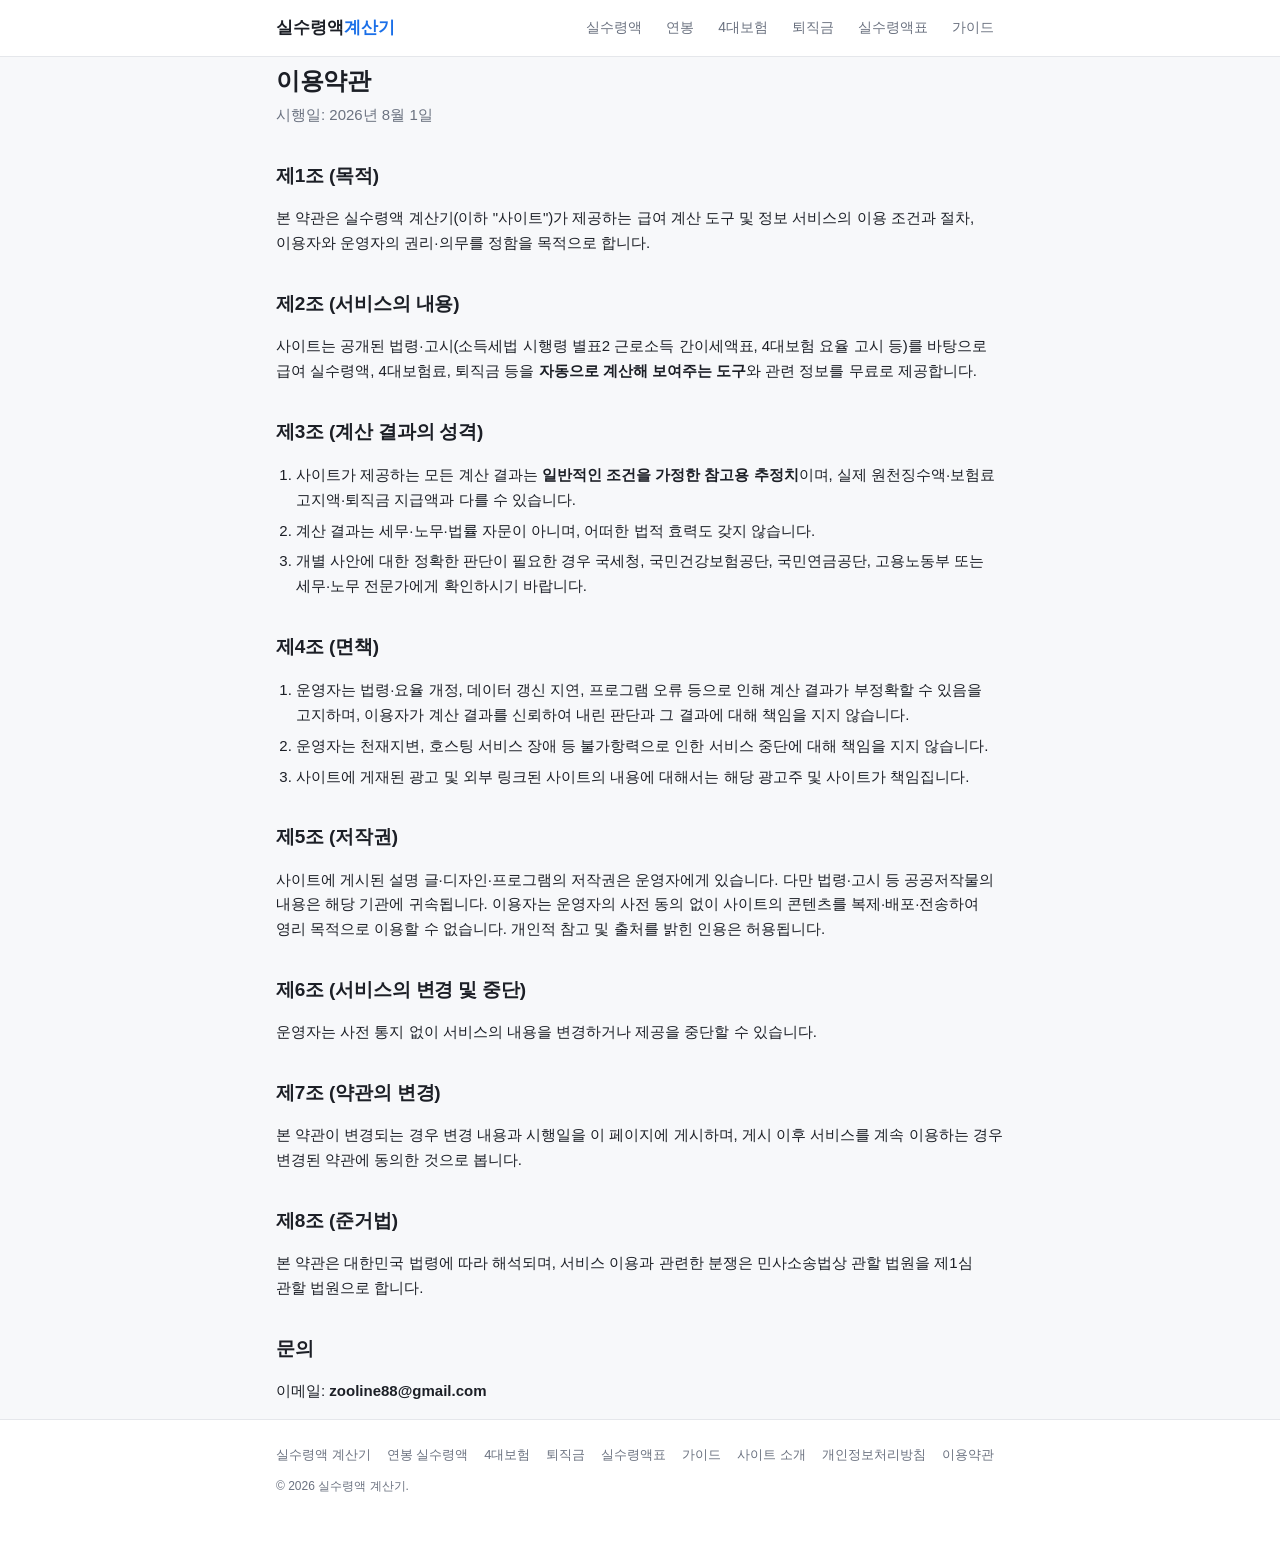
<file: terms/index.html>
<!DOCTYPE html>
<html lang="ko">
<head>
<meta charset="UTF-8">
<meta name="viewport" content="width=device-width, initial-scale=1">
<title>이용약관 | 실수령액 계산기</title>
<meta name="description" content="실수령액 계산기 서비스 이용약관입니다. 계산 결과는 참고용이며 법적 효력이 없습니다.">
<link rel="canonical" href="https://zooline88.github.io/salary/terms/">
<meta name="theme-color" content="#1a6fe8">
<link rel="icon" href="data:image/svg+xml,<svg xmlns='http://www.w3.org/2000/svg' viewBox='0 0 100 100'><text y='.9em' font-size='90'>💰</text></svg>">
<link rel="stylesheet" href="../assets/css/style.css?v=20260731">
</head>
<body>

<header class="site-head">
  <div class="wrap">
    <a class="brand" href="../">실수령액<span>계산기</span></a>
    <nav class="site-nav">
      <a href="../">실수령액</a>
      <a href="../annual-salary/">연봉</a>
      <a href="../four-insurance/">4대보험</a>
      <a href="../severance-pay/">퇴직금</a>
      <a href="../salary-table/">실수령액표</a>
      <a href="../guide/">가이드</a>
    </nav>
  </div>
</header>

<main class="wrap">
  <article class="prose">
    <h1>이용약관</h1>
    <p class="lead">시행일: 2026년 8월 1일</p>

    <h2>제1조 (목적)</h2>
    <p>
      본 약관은 실수령액 계산기(이하 "사이트")가 제공하는 급여 계산 도구 및 정보 서비스의
      이용 조건과 절차, 이용자와 운영자의 권리·의무를 정함을 목적으로 합니다.
    </p>

    <h2>제2조 (서비스의 내용)</h2>
    <p>
      사이트는 공개된 법령·고시(소득세법 시행령 별표2 근로소득 간이세액표, 4대보험 요율 고시 등)를
      바탕으로 급여 실수령액, 4대보험료, 퇴직금 등을 <b>자동으로 계산해 보여주는 도구</b>와
      관련 정보를 무료로 제공합니다.
    </p>

    <h2>제3조 (계산 결과의 성격)</h2>
    <ol>
      <li>사이트가 제공하는 모든 계산 결과는 <b>일반적인 조건을 가정한 참고용 추정치</b>이며,
        실제 원천징수액·보험료 고지액·퇴직금 지급액과 다를 수 있습니다.</li>
      <li>계산 결과는 세무·노무·법률 자문이 아니며, 어떠한 법적 효력도 갖지 않습니다.</li>
      <li>개별 사안에 대한 정확한 판단이 필요한 경우 국세청, 국민건강보험공단, 국민연금공단,
        고용노동부 또는 세무·노무 전문가에게 확인하시기 바랍니다.</li>
    </ol>

    <h2>제4조 (면책)</h2>
    <ol>
      <li>운영자는 법령·요율 개정, 데이터 갱신 지연, 프로그램 오류 등으로 인해 계산 결과가
        부정확할 수 있음을 고지하며, 이용자가 계산 결과를 신뢰하여 내린 판단과 그 결과에 대해
        책임을 지지 않습니다.</li>
      <li>운영자는 천재지변, 호스팅 서비스 장애 등 불가항력으로 인한 서비스 중단에 대해 책임을 지지 않습니다.</li>
      <li>사이트에 게재된 광고 및 외부 링크된 사이트의 내용에 대해서는 해당 광고주 및 사이트가 책임집니다.</li>
    </ol>

    <h2>제5조 (저작권)</h2>
    <p>
      사이트에 게시된 설명 글·디자인·프로그램의 저작권은 운영자에게 있습니다.
      다만 법령·고시 등 공공저작물의 내용은 해당 기관에 귀속됩니다.
      이용자는 운영자의 사전 동의 없이 사이트의 콘텐츠를 복제·배포·전송하여 영리 목적으로
      이용할 수 없습니다. 개인적 참고 및 출처를 밝힌 인용은 허용됩니다.
    </p>

    <h2>제6조 (서비스의 변경 및 중단)</h2>
    <p>
      운영자는 사전 통지 없이 서비스의 내용을 변경하거나 제공을 중단할 수 있습니다.
    </p>

    <h2>제7조 (약관의 변경)</h2>
    <p>
      본 약관이 변경되는 경우 변경 내용과 시행일을 이 페이지에 게시하며,
      게시 이후 서비스를 계속 이용하는 경우 변경된 약관에 동의한 것으로 봅니다.
    </p>

    <h2>제8조 (준거법)</h2>
    <p>
      본 약관은 대한민국 법령에 따라 해석되며, 서비스 이용과 관련한 분쟁은
      민사소송법상 관할 법원을 제1심 관할 법원으로 합니다.
    </p>

    <h2>문의</h2>
    <p>이메일: <b>zooline88@gmail.com</b></p>
  </article>
</main>

<footer class="site-foot">
  <div class="wrap">
    <nav>
      <a href="../">실수령액 계산기</a>
      <a href="../annual-salary/">연봉 실수령액</a>
      <a href="../four-insurance/">4대보험</a>
      <a href="../severance-pay/">퇴직금</a>
      <a href="../salary-table/">실수령액표</a>
      <a href="../guide/">가이드</a>
      <a href="../about/">사이트 소개</a>
      <a href="../privacy/">개인정보처리방침</a>
      <a href="./">이용약관</a>
    </nav>
    <p class="rate-stamp">© <span class="js-year"></span> 실수령액 계산기.</p>
  </div>
</footer>

<script src="../assets/js/rates.js?v=20260731"></script>
<script src="../assets/data/withholding-2026.js?v=20260731"></script>
<script src="../assets/js/calc.js?v=20260731"></script>
<script src="../assets/js/ui.js?v=20260731"></script>
</body>
</html>
</file>
<file: assets/css/style.css>
/* 실수령액 계산기 — 공통 스타일 (모바일 퍼스트) */

:root {
  --bg: #f7f8fa;
  --card: #ffffff;
  --text: #1c1f26;
  --muted: #6b7280;
  --line: #e5e7eb;
  --accent: #1a6fe8;
  --accent-soft: #eaf2fe;
  --good: #0f9d58;
  --warn: #b45309;
  --radius: 14px;
  --shadow: 0 1px 3px rgba(0, 0, 0, .06), 0 8px 24px rgba(0, 0, 0, .04);
}

@media (prefers-color-scheme: dark) {
  :root {
    --bg: #14161a;
    --card: #1d2027;
    --text: #e8eaed;
    --muted: #9aa2ae;
    --line: #2e333c;
    --accent: #6aa8ff;
    --accent-soft: #1e2a3d;
    --good: #4ade80;
    --warn: #fbbf24;
    --shadow: 0 1px 3px rgba(0, 0, 0, .4);
  }
}

* { box-sizing: border-box; }

html { -webkit-text-size-adjust: 100%; }

body {
  margin: 0;
  background: var(--bg);
  color: var(--text);
  font-family: -apple-system, BlinkMacSystemFont, "Segoe UI", "Malgun Gothic",
    "맑은 고딕", "Apple SD Gothic Neo", "Noto Sans KR", sans-serif;
  font-size: 16px;
  line-height: 1.65;
  word-break: keep-all;
}

.wrap { max-width: 760px; margin: 0 auto; padding: 0 16px; }

/* ── 헤더 ── */
.site-head {
  background: var(--card);
  border-bottom: 1px solid var(--line);
  position: sticky;
  top: 0;
  z-index: 20;
}
.site-head .wrap {
  display: flex;
  align-items: center;
  gap: 12px;
  min-height: 56px;
  flex-wrap: wrap;
}
.brand {
  font-weight: 800;
  font-size: 17px;
  color: var(--text);
  text-decoration: none;
  white-space: nowrap;
}
.brand span { color: var(--accent); }
.site-nav {
  display: flex;
  gap: 4px;
  overflow-x: auto;
  scrollbar-width: none;
  margin-left: auto;
}
.site-nav::-webkit-scrollbar { display: none; }
.site-nav a {
  color: var(--muted);
  text-decoration: none;
  font-size: 14px;
  padding: 6px 10px;
  border-radius: 8px;
  white-space: nowrap;
}
.site-nav a:hover { background: var(--accent-soft); color: var(--accent); }
.site-nav a[aria-current="page"] { color: var(--accent); font-weight: 700; background: var(--accent-soft); }

/* ── 본문 공통 ── */
main { padding: 20px 0 40px; }

h1 { font-size: 24px; line-height: 1.35; margin: 8px 0 6px; letter-spacing: -.02em; }
h2 { font-size: 19px; margin: 32px 0 10px; letter-spacing: -.01em; }
h3 { font-size: 16px; margin: 22px 0 6px; }
.lead { color: var(--muted); margin: 0 0 20px; font-size: 15px; }

.card {
  background: var(--card);
  border: 1px solid var(--line);
  border-radius: var(--radius);
  padding: 18px;
  margin-bottom: 16px;
  box-shadow: var(--shadow);
}

/* ── 입력 폼 ── */
.field { margin-bottom: 14px; }
.field:last-child { margin-bottom: 0; }
.field > label,
.field > .label {
  display: block;
  font-size: 14px;
  font-weight: 600;
  margin-bottom: 6px;
}
.hint { display: block; font-size: 12.5px; color: var(--muted); font-weight: 400; margin-top: 4px; }

input[type="text"],
input[type="number"],
input[type="date"],
select {
  width: 100%;
  padding: 12px 14px;
  font-size: 16px;
  font-family: inherit;
  color: var(--text);
  background: var(--bg);
  border: 1px solid var(--line);
  border-radius: 10px;
  outline: none;
}
input:focus, select:focus { border-color: var(--accent); box-shadow: 0 0 0 3px var(--accent-soft); }

.money-input { position: relative; }
.money-input input { padding-right: 42px; text-align: right; font-variant-numeric: tabular-nums; font-weight: 600; }
.money-input .unit {
  position: absolute; right: 14px; top: 50%; transform: translateY(-50%);
  color: var(--muted); font-size: 14px; pointer-events: none;
}

.grid2 { display: grid; grid-template-columns: 1fr 1fr; gap: 12px; }
@media (max-width: 480px) { .grid2 { grid-template-columns: 1fr; } }

/* 라디오 토글 */
.seg { display: flex; background: var(--bg); border: 1px solid var(--line); border-radius: 10px; padding: 3px; }
.seg label { flex: 1; }
.seg input { position: absolute; opacity: 0; pointer-events: none; }
.seg span {
  display: block; text-align: center; padding: 9px 6px; font-size: 14.5px;
  border-radius: 8px; cursor: pointer; color: var(--muted); font-weight: 600;
}
.seg input:checked + span { background: var(--accent); color: #fff; }

.quick { display: flex; flex-wrap: wrap; gap: 6px; margin-top: 8px; }
.quick button {
  font: inherit; font-size: 13px; padding: 5px 10px; border-radius: 999px;
  border: 1px solid var(--line); background: var(--card); color: var(--muted); cursor: pointer;
}
.quick button:hover { border-color: var(--accent); color: var(--accent); }

details.adv { margin-top: 14px; border-top: 1px dashed var(--line); padding-top: 12px; }
details.adv > summary {
  cursor: pointer; font-size: 14px; font-weight: 600; color: var(--accent); list-style: none;
}
details.adv > summary::-webkit-details-marker { display: none; }
details.adv > summary::before { content: "＋ "; }
details.adv[open] > summary::before { content: "－ "; }
details.adv > div { padding-top: 14px; }

/* ── 결과 ── */
.result-hero {
  background: linear-gradient(135deg, var(--accent) 0%, #0f56b3 100%);
  color: #fff;
  border-radius: var(--radius);
  padding: 22px 20px;
  text-align: center;
  margin-bottom: 16px;
}
.result-hero .cap { font-size: 13.5px; opacity: .85; }
.result-hero .big {
  font-size: 34px; font-weight: 800; letter-spacing: -.03em;
  font-variant-numeric: tabular-nums; margin: 4px 0 2px; line-height: 1.2;
}
.result-hero .sub { font-size: 13.5px; opacity: .9; }
@media (max-width: 380px) { .result-hero .big { font-size: 28px; } }

table.kv { width: 100%; border-collapse: collapse; font-size: 14.5px; }
table.kv th, table.kv td { padding: 10px 4px; border-bottom: 1px solid var(--line); text-align: left; }
table.kv td.num { text-align: right; font-variant-numeric: tabular-nums; white-space: nowrap; }
table.kv tr.total th, table.kv tr.total td { font-weight: 800; border-bottom: none; border-top: 2px solid var(--line); }
table.kv tr.sum th, table.kv tr.sum td { font-weight: 700; background: var(--accent-soft); }
table.kv .sub-label { color: var(--muted); font-weight: 400; font-size: 12.5px; display: block; }

.scroll-x { overflow-x: auto; -webkit-overflow-scrolling: touch; }
table.data { width: 100%; border-collapse: collapse; font-size: 13.5px; min-width: 560px; }
table.data th, table.data td { padding: 8px 10px; border-bottom: 1px solid var(--line); white-space: nowrap; }
table.data th { background: var(--bg); font-size: 13px; position: sticky; top: 0; }
table.data td.num { text-align: right; font-variant-numeric: tabular-nums; }
table.data tbody tr:hover { background: var(--accent-soft); }

.actions { display: flex; gap: 8px; flex-wrap: wrap; margin-top: 14px; }
.btn {
  font: inherit; font-size: 14px; font-weight: 600; padding: 10px 16px; border-radius: 10px;
  border: 1px solid var(--line); background: var(--card); color: var(--text); cursor: pointer;
  text-decoration: none; display: inline-block;
}
.btn:hover { border-color: var(--accent); color: var(--accent); }
.btn.primary { background: var(--accent); border-color: var(--accent); color: #fff; }

.note {
  font-size: 13px; color: var(--muted); background: var(--bg);
  border: 1px solid var(--line); border-radius: 10px; padding: 12px 14px; margin-top: 14px;
}
.note strong { color: var(--warn); }

.disclaimer { font-size: 12.5px; color: var(--muted); margin-top: 10px; }

/* 계산기 바로가기 카드 */
.tiles { display: grid; grid-template-columns: 1fr 1fr; gap: 10px; }
@media (max-width: 480px) { .tiles { grid-template-columns: 1fr; } }
.tile {
  display: block; background: var(--card); border: 1px solid var(--line);
  border-radius: 12px; padding: 14px; text-decoration: none; color: var(--text);
}
.tile:hover { border-color: var(--accent); }
.tile b { display: block; font-size: 15px; margin-bottom: 2px; }
.tile span { font-size: 13px; color: var(--muted); }

/* 본문 텍스트 콘텐츠 */
.prose p, .prose li { font-size: 15px; }
.prose ul, .prose ol { padding-left: 20px; }
.prose li { margin-bottom: 6px; }
.prose code {
  background: var(--bg); border: 1px solid var(--line); border-radius: 5px;
  padding: 1px 5px; font-size: 13px;
}
.prose table.data { min-width: 0; }
.faq { border-bottom: 1px solid var(--line); padding: 12px 0; }
.faq summary { cursor: pointer; font-weight: 700; font-size: 15px; }
.faq p { margin: 8px 0 0; font-size: 14.5px; color: var(--muted); }

/* ── 광고 자리 ── */
.ad-slot { margin: 24px 0; text-align: center; min-height: 1px; }
.ad-slot .ad-label { font-size: 11px; color: var(--muted); letter-spacing: .1em; margin-bottom: 4px; }

/* ── 푸터 ── */
.site-foot {
  border-top: 1px solid var(--line);
  background: var(--card);
  padding: 24px 0 32px;
  font-size: 13px;
  color: var(--muted);
}
.site-foot nav { display: flex; flex-wrap: wrap; gap: 8px 16px; margin-bottom: 10px; }
.site-foot a { color: var(--muted); text-decoration: none; }
.site-foot a:hover { color: var(--accent); }
.rate-stamp { font-size: 12px; }
</file>
